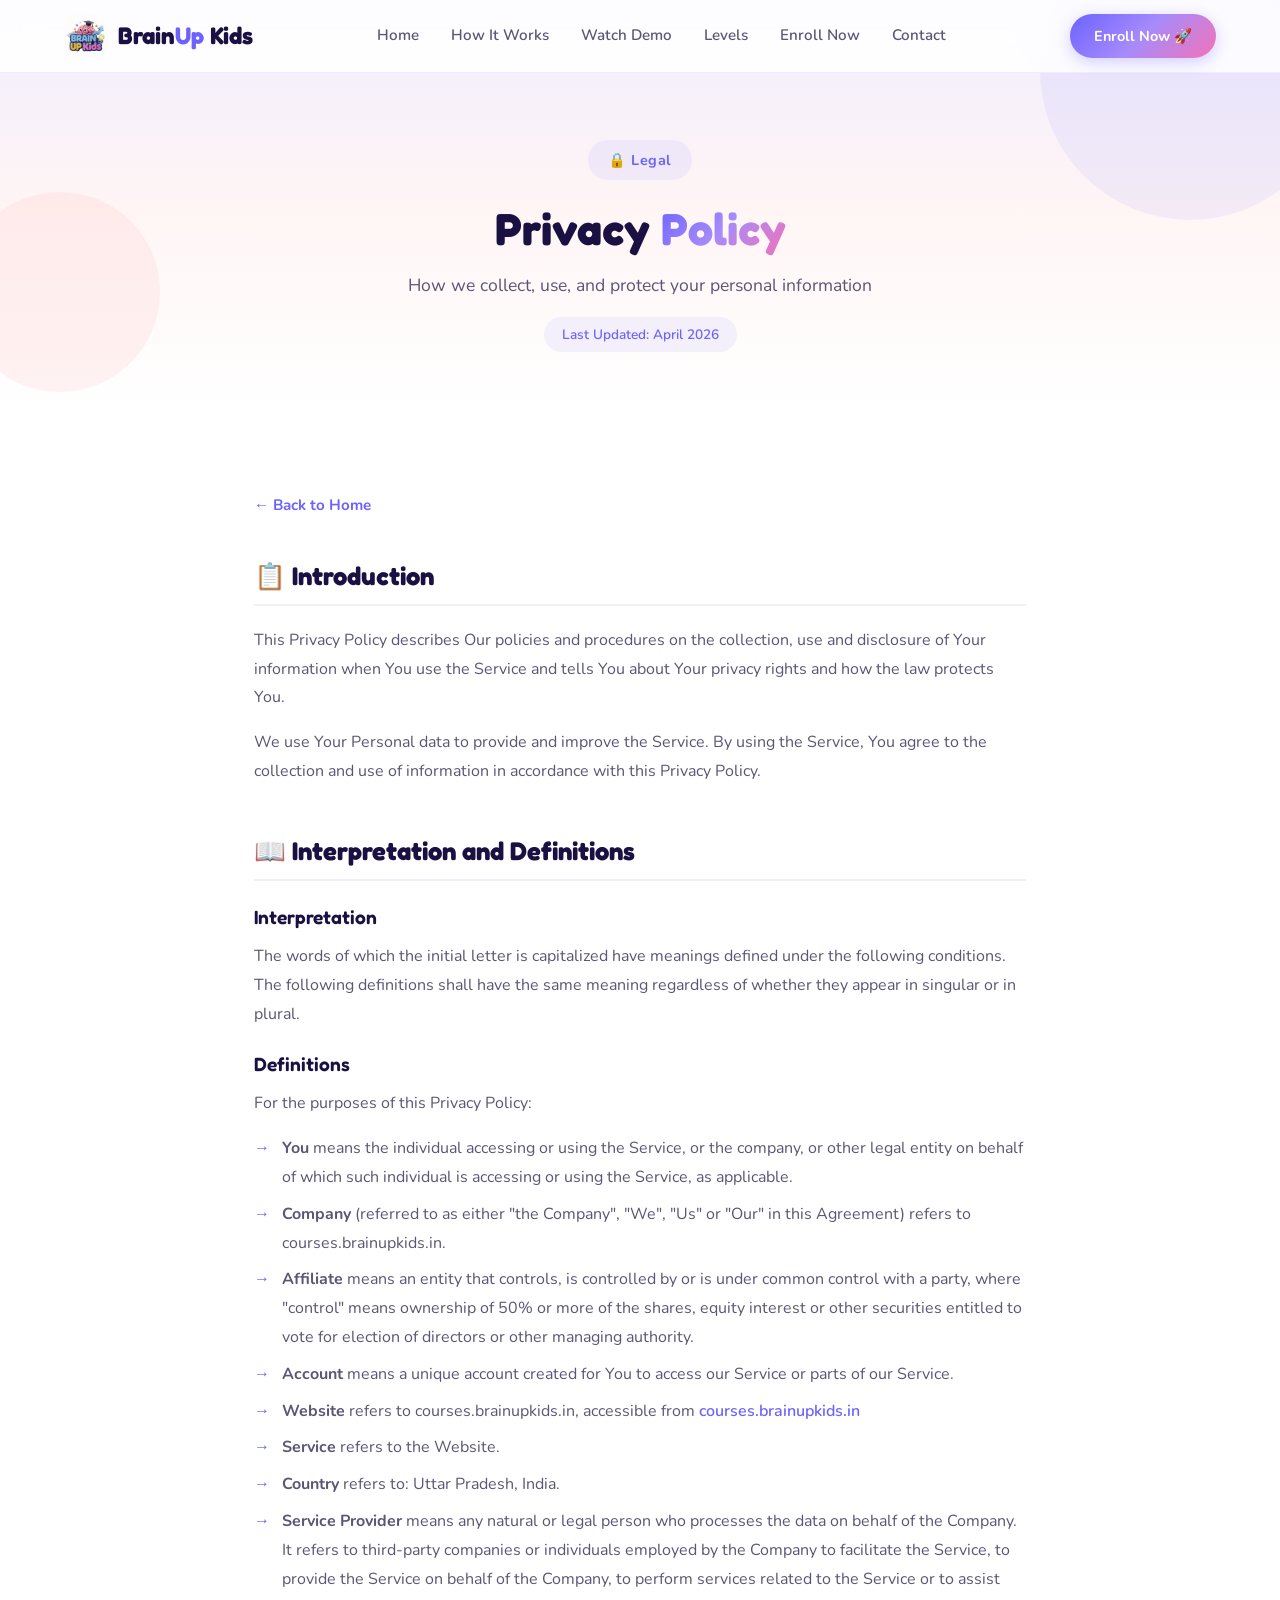
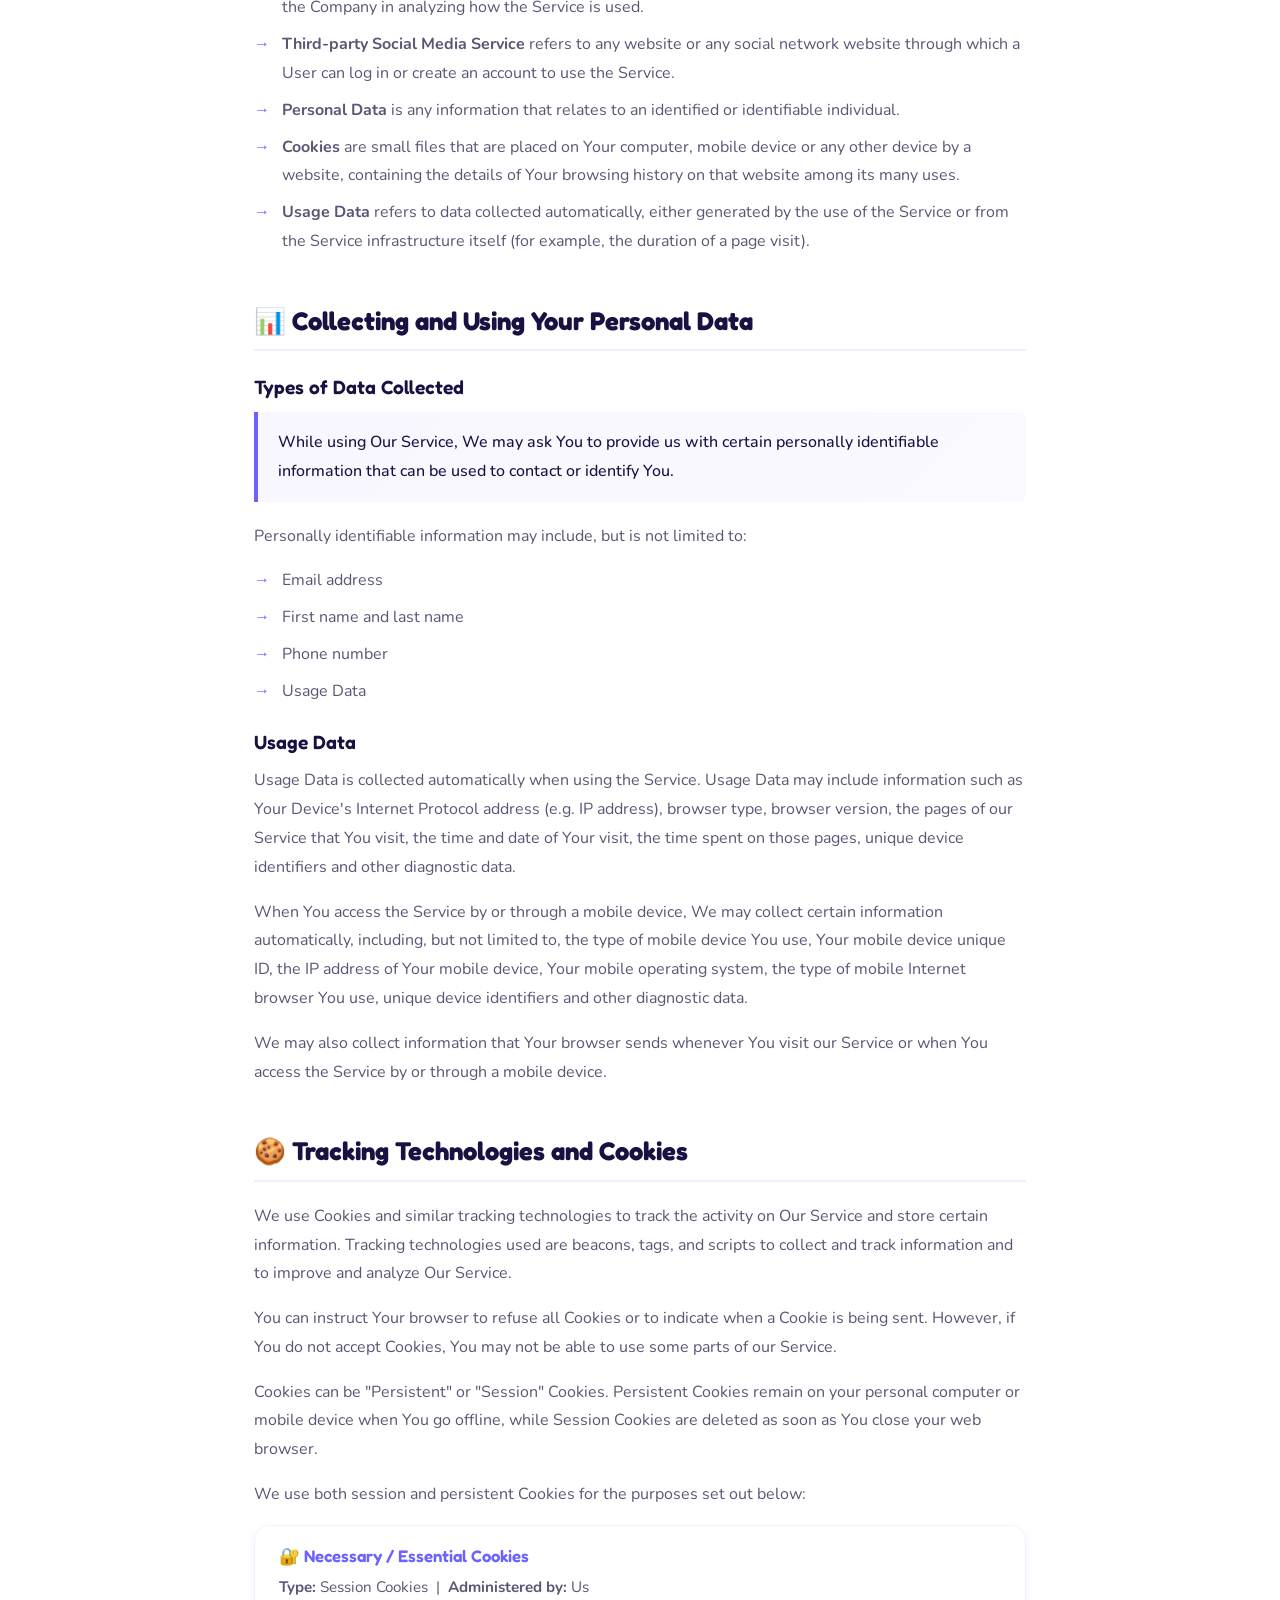
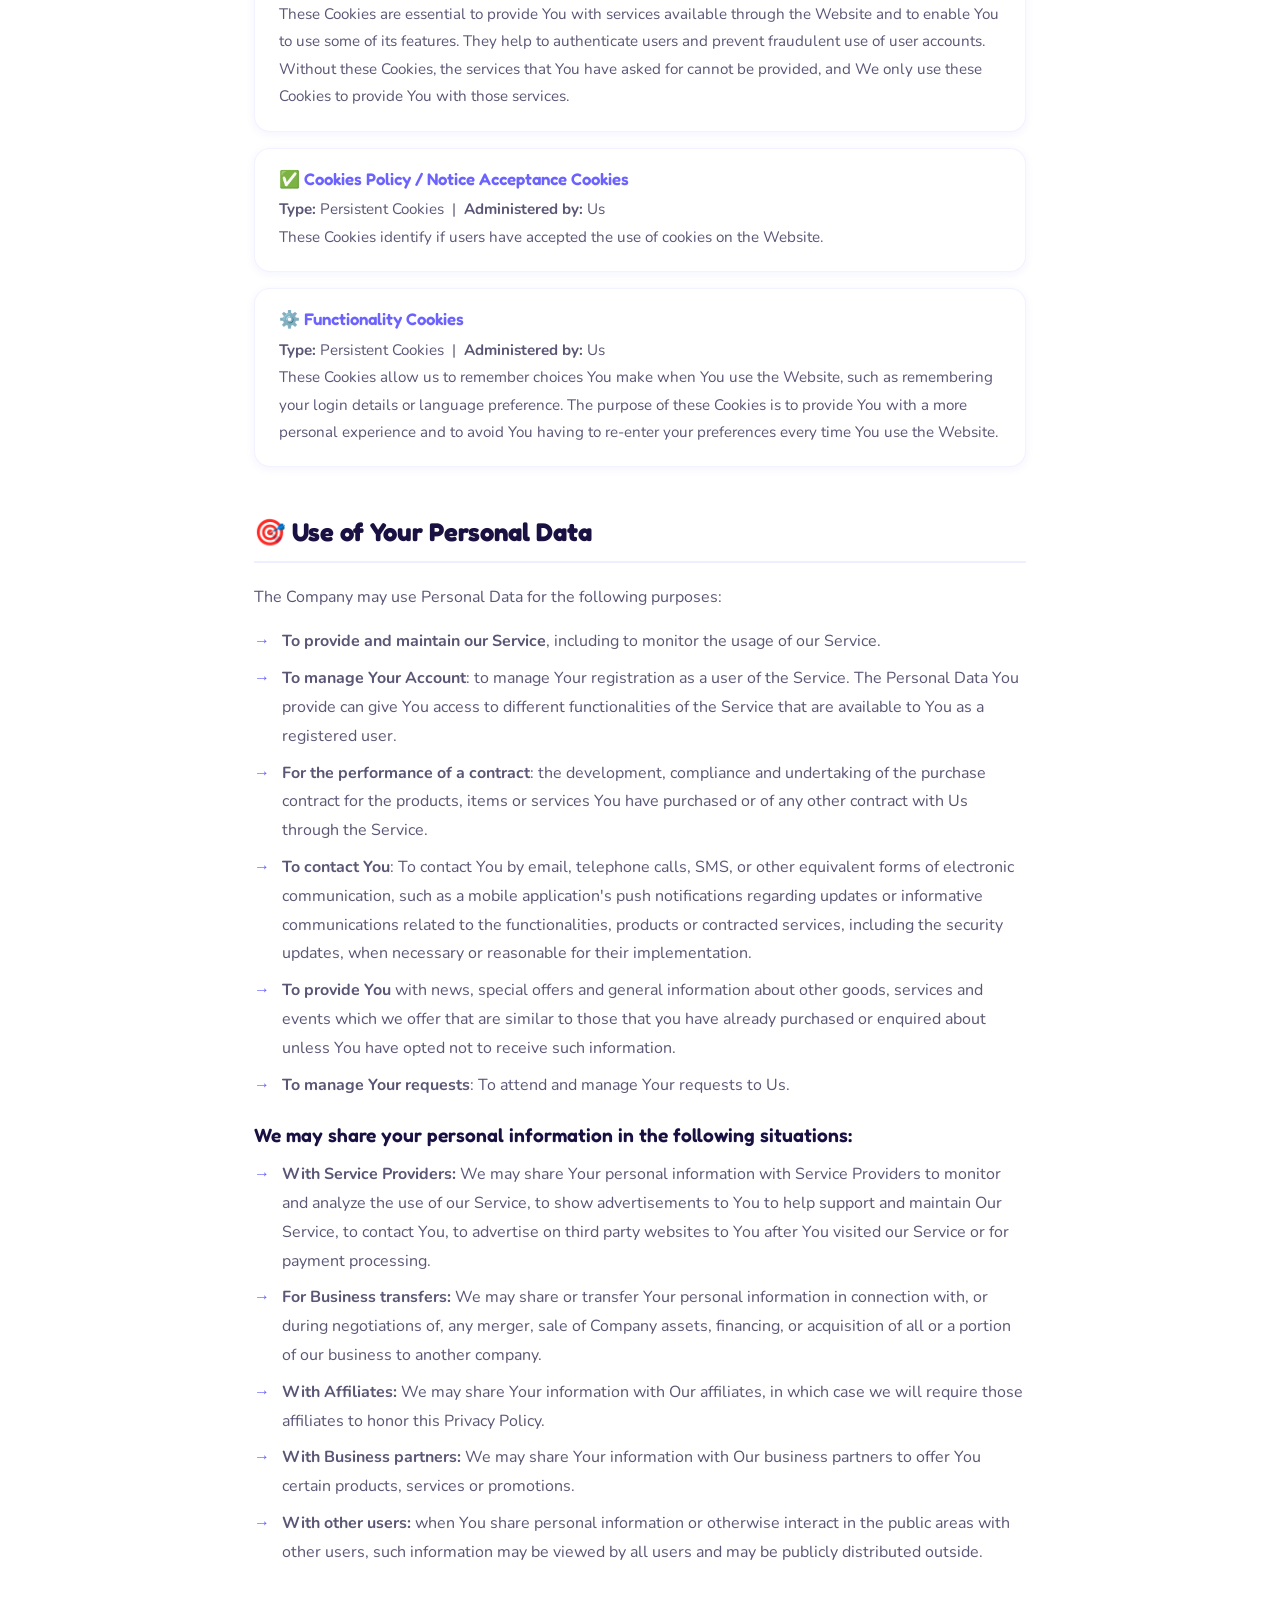
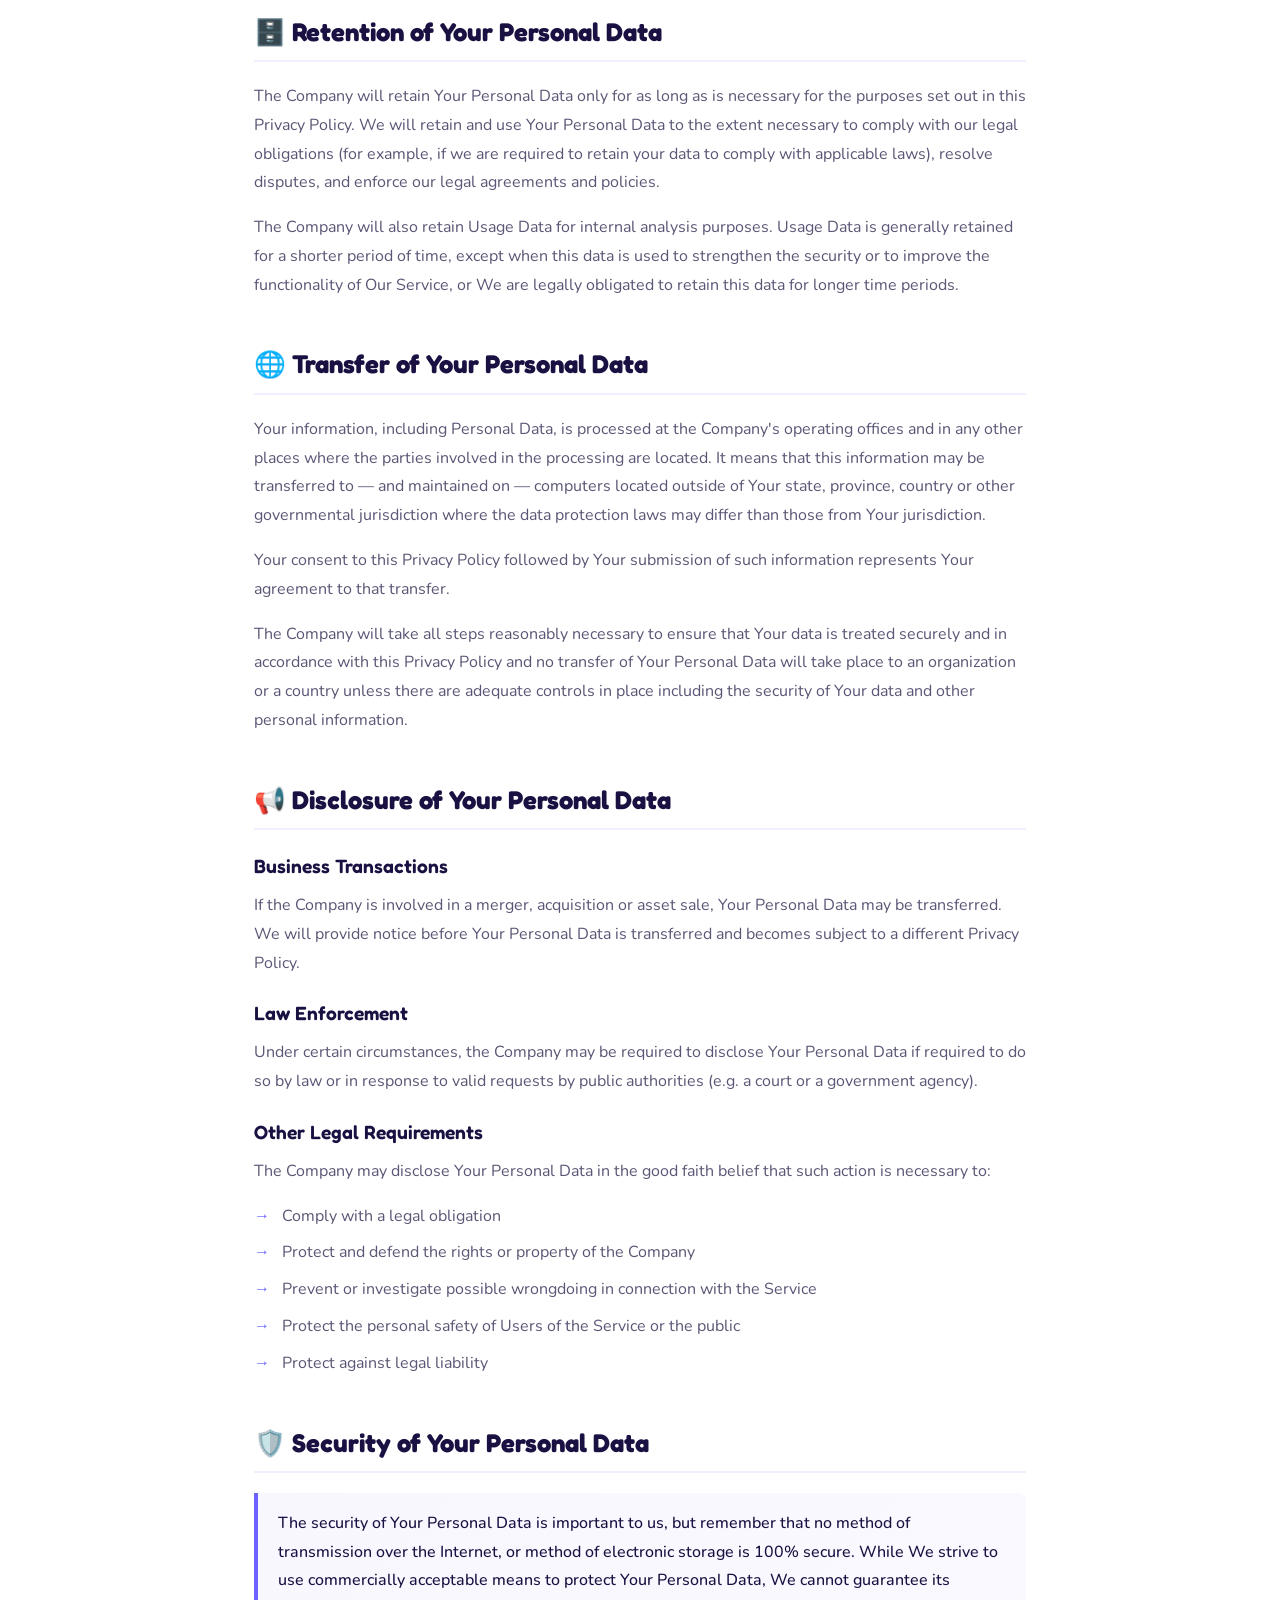
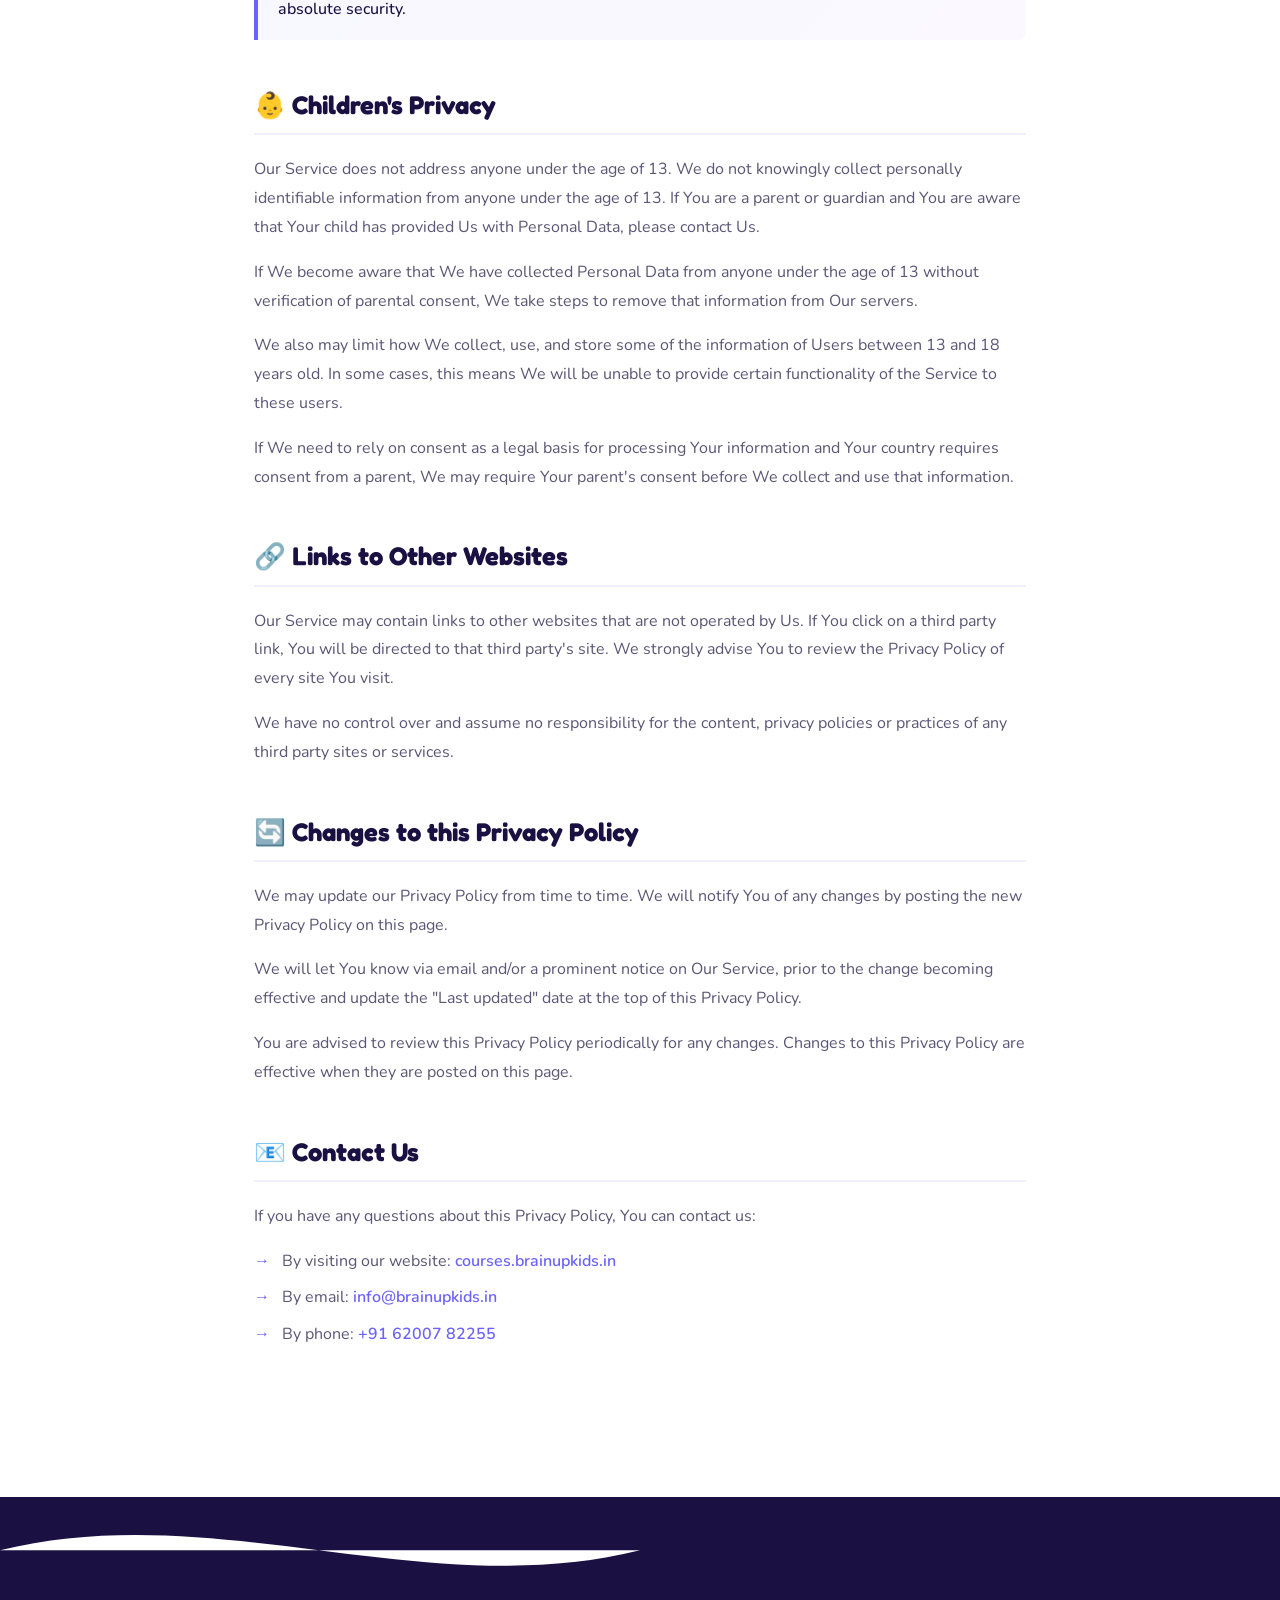
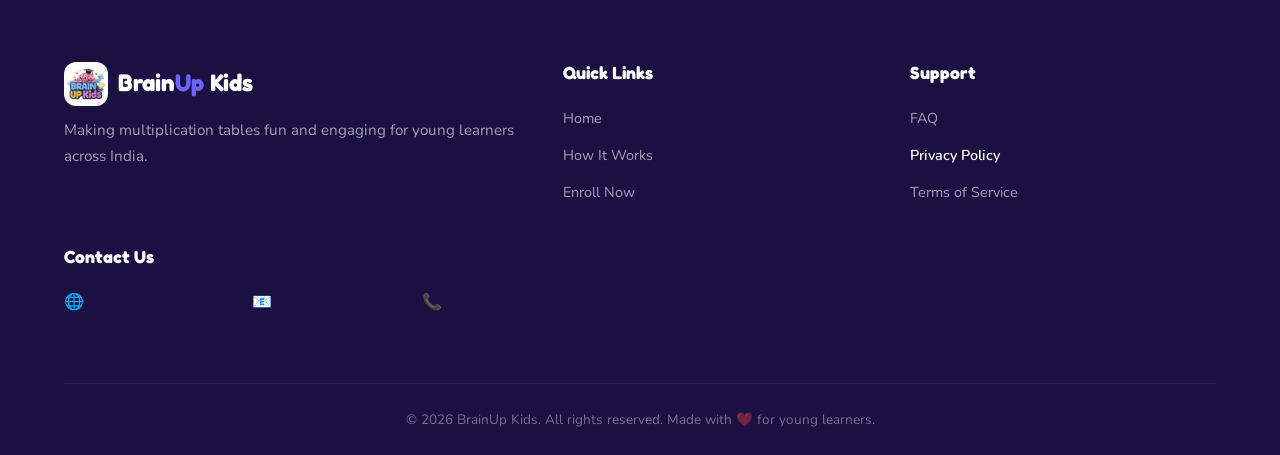
<file: privacy-policy.html>
<!DOCTYPE html>
<html lang="en">

<head>
    <meta charset="UTF-8">
    <meta name="viewport" content="width=device-width, initial-scale=1.0">
    <meta name="description" content="Privacy Policy for BrainUp Kids — Learn how we collect, use, and protect your personal data.">
    <meta name="robots" content="noindex">
    <title>Privacy Policy — BrainUp Kids</title>
    <link rel="preconnect" href="https://fonts.googleapis.com">
    <link rel="preconnect" href="https://fonts.gstatic.com" crossorigin>
    <link href="https://fonts.googleapis.com/css2?family=Fredoka:wght@300;400;500;600;700&family=Nunito:wght@400;500;600;700;800;900&display=swap" rel="stylesheet">
    <link rel="stylesheet" href="styles.css">
    <style>
        /* Privacy Policy Page Specific Styles */
        .policy-hero {
            background: linear-gradient(180deg, #F0EDFF 0%, #FFF5F5 50%, #FFFFFF 100%);
            padding: 140px 0 60px;
            text-align: center;
            position: relative;
            overflow: hidden;
        }

        .policy-hero .hero-bg-shapes .shape {
            position: absolute;
            border-radius: 50%;
            opacity: 0.08;
        }

        .policy-hero .shape-1 {
            width: 300px;
            height: 300px;
            background: var(--primary);
            top: -80px;
            right: -60px;
        }

        .policy-hero .shape-2 {
            width: 200px;
            height: 200px;
            background: var(--secondary);
            bottom: 20px;
            left: -40px;
        }

        .policy-hero-content {
            position: relative;
            z-index: 1;
        }

        .policy-hero .section-tag {
            margin-bottom: 20px;
        }

        .policy-hero h1 {
            font-size: 2.8rem;
            font-weight: 700;
            color: var(--text-primary);
            margin-bottom: 12px;
        }

        .policy-hero p {
            font-size: 1.1rem;
            color: var(--text-secondary);
        }

        .policy-last-updated {
            display: inline-block;
            margin-top: 16px;
            background: rgba(108, 99, 255, 0.08);
            color: var(--primary);
            padding: 6px 18px;
            border-radius: var(--radius-full);
            font-size: 0.85rem;
            font-weight: 600;
        }

        /* Policy Content */
        .policy-content {
            padding: 80px 0 100px;
            background: var(--bg-primary);
        }

        .policy-container {
            max-width: 820px;
            margin: 0 auto;
            padding: 0 24px;
        }

        .policy-section {
            margin-bottom: 48px;
        }

        .policy-section h2 {
            font-family: 'Fredoka', sans-serif;
            font-size: 1.6rem;
            font-weight: 700;
            color: var(--text-primary);
            margin-bottom: 20px;
            padding-bottom: 12px;
            border-bottom: 2px solid rgba(108, 99, 255, 0.1);
            display: flex;
            align-items: center;
            gap: 10px;
        }

        .policy-section h3 {
            font-family: 'Fredoka', sans-serif;
            font-size: 1.2rem;
            font-weight: 600;
            color: var(--text-primary);
            margin-bottom: 12px;
            margin-top: 24px;
        }

        .policy-section p {
            font-size: 1rem;
            color: var(--text-secondary);
            line-height: 1.8;
            margin-bottom: 16px;
        }

        .policy-section ul {
            list-style: none;
            padding: 0;
            margin-bottom: 16px;
        }

        .policy-section ul li {
            font-size: 1rem;
            color: var(--text-secondary);
            line-height: 1.8;
            padding-left: 28px;
            position: relative;
            margin-bottom: 8px;
        }

        .policy-section ul li::before {
            content: '→';
            position: absolute;
            left: 0;
            color: var(--primary);
            font-weight: 700;
        }

        .policy-highlight {
            background: linear-gradient(135deg, rgba(108, 99, 255, 0.05), rgba(167, 139, 250, 0.05));
            border-left: 4px solid var(--primary);
            padding: 16px 20px;
            border-radius: 0 var(--radius-sm) var(--radius-sm) 0;
            margin-bottom: 20px;
        }

        .policy-highlight p {
            margin-bottom: 0;
            font-weight: 500;
            color: var(--text-primary);
        }

        .policy-card {
            background: white;
            border: 1px solid rgba(108, 99, 255, 0.08);
            border-radius: var(--radius-md);
            padding: 20px 24px;
            margin-bottom: 16px;
            box-shadow: var(--shadow-sm);
        }

        .policy-card h4 {
            font-family: 'Fredoka', sans-serif;
            font-size: 1.05rem;
            font-weight: 600;
            color: var(--primary);
            margin-bottom: 6px;
        }

        .policy-card p {
            margin-bottom: 0;
            font-size: 0.95rem;
        }

        .policy-back-link {
            display: inline-flex;
            align-items: center;
            gap: 8px;
            color: var(--primary);
            font-weight: 700;
            font-size: 0.95rem;
            margin-bottom: 40px;
            transition: var(--transition-fast);
        }

        .policy-back-link:hover {
            gap: 12px;
            color: var(--primary-dark);
        }

        /* Responsive */
        @media (max-width: 768px) {
            .policy-hero {
                padding: 110px 0 40px;
            }

            .policy-hero h1 {
                font-size: 2rem;
            }

            .policy-content {
                padding: 50px 0 70px;
            }

            .policy-section h2 {
                font-size: 1.3rem;
            }
        }
    </style>
</head>

<body>
    <!-- Navigation -->
    <nav class="navbar" id="navbar">
        <div class="nav-container">
            <a href="index.html" class="nav-logo">
                <img src="images/brain-mascot.png" alt="BrainUp Kids Mascot" class="logo-img">
                <span class="logo-text">Brain<span class="logo-highlight">Up</span> Kids</span>
            </a>
            <ul class="nav-links" id="navLinks">
                <li><a href="index.html">Home</a></li>
                <li><a href="index.html#learning-system">How It Works</a></li>
                <li><a href="index.html#video-section">Watch Demo</a></li>
                <li><a href="index.html#levels">Levels</a></li>
                <li><a href="index.html#enroll">Enroll Now</a></li>
                <li><a href="index.html#contact">Contact</a></li>
            </ul>
            <a href="index.html#enroll" class="nav-cta">Enroll Now 🚀</a>
            <button class="hamburger" id="hamburger" aria-label="Toggle menu">
                <span></span><span></span><span></span>
            </button>
        </div>
    </nav>

    <!-- Hero -->
    <section class="policy-hero">
        <div class="hero-bg-shapes">
            <div class="shape shape-1"></div>
            <div class="shape shape-2"></div>
        </div>
        <div class="container policy-hero-content">
            <span class="section-tag">🔒 Legal</span>
            <h1>Privacy <span class="gradient-text">Policy</span></h1>
            <p>How we collect, use, and protect your personal information</p>
            <span class="policy-last-updated">Last Updated: April 2026</span>
        </div>
    </section>

    <!-- Policy Content -->
    <section class="policy-content">
        <div class="policy-container">
            <a href="index.html" class="policy-back-link">← Back to Home</a>

            <!-- Introduction -->
            <div class="policy-section">
                <h2>📋 Introduction</h2>
                <p>This Privacy Policy describes Our policies and procedures on the collection, use and disclosure of Your information when You use the Service and tells You about Your privacy rights and how the law protects You.</p>
                <p>We use Your Personal data to provide and improve the Service. By using the Service, You agree to the collection and use of information in accordance with this Privacy Policy.</p>
            </div>

            <!-- Interpretation and Definitions -->
            <div class="policy-section">
                <h2>📖 Interpretation and Definitions</h2>
                <h3>Interpretation</h3>
                <p>The words of which the initial letter is capitalized have meanings defined under the following conditions. The following definitions shall have the same meaning regardless of whether they appear in singular or in plural.</p>

                <h3>Definitions</h3>
                <p>For the purposes of this Privacy Policy:</p>
                <ul>
                    <li><strong>You</strong> means the individual accessing or using the Service, or the company, or other legal entity on behalf of which such individual is accessing or using the Service, as applicable.</li>
                    <li><strong>Company</strong> (referred to as either "the Company", "We", "Us" or "Our" in this Agreement) refers to courses.brainupkids.in.</li>
                    <li><strong>Affiliate</strong> means an entity that controls, is controlled by or is under common control with a party, where "control" means ownership of 50% or more of the shares, equity interest or other securities entitled to vote for election of directors or other managing authority.</li>
                    <li><strong>Account</strong> means a unique account created for You to access our Service or parts of our Service.</li>
                    <li><strong>Website</strong> refers to courses.brainupkids.in, accessible from <a href="https://courses.brainupkids.in/" style="color: var(--primary); font-weight: 600;">courses.brainupkids.in</a></li>
                    <li><strong>Service</strong> refers to the Website.</li>
                    <li><strong>Country</strong> refers to: Uttar Pradesh, India.</li>
                    <li><strong>Service Provider</strong> means any natural or legal person who processes the data on behalf of the Company. It refers to third-party companies or individuals employed by the Company to facilitate the Service, to provide the Service on behalf of the Company, to perform services related to the Service or to assist the Company in analyzing how the Service is used.</li>
                    <li><strong>Third-party Social Media Service</strong> refers to any website or any social network website through which a User can log in or create an account to use the Service.</li>
                    <li><strong>Personal Data</strong> is any information that relates to an identified or identifiable individual.</li>
                    <li><strong>Cookies</strong> are small files that are placed on Your computer, mobile device or any other device by a website, containing the details of Your browsing history on that website among its many uses.</li>
                    <li><strong>Usage Data</strong> refers to data collected automatically, either generated by the use of the Service or from the Service infrastructure itself (for example, the duration of a page visit).</li>
                </ul>
            </div>

            <!-- Collecting and Using Data -->
            <div class="policy-section">
                <h2>📊 Collecting and Using Your Personal Data</h2>

                <h3>Types of Data Collected</h3>

                <div class="policy-highlight">
                    <p>While using Our Service, We may ask You to provide us with certain personally identifiable information that can be used to contact or identify You.</p>
                </div>

                <p>Personally identifiable information may include, but is not limited to:</p>
                <ul>
                    <li>Email address</li>
                    <li>First name and last name</li>
                    <li>Phone number</li>
                    <li>Usage Data</li>
                </ul>

                <h3>Usage Data</h3>
                <p>Usage Data is collected automatically when using the Service. Usage Data may include information such as Your Device's Internet Protocol address (e.g. IP address), browser type, browser version, the pages of our Service that You visit, the time and date of Your visit, the time spent on those pages, unique device identifiers and other diagnostic data.</p>
                <p>When You access the Service by or through a mobile device, We may collect certain information automatically, including, but not limited to, the type of mobile device You use, Your mobile device unique ID, the IP address of Your mobile device, Your mobile operating system, the type of mobile Internet browser You use, unique device identifiers and other diagnostic data.</p>
                <p>We may also collect information that Your browser sends whenever You visit our Service or when You access the Service by or through a mobile device.</p>
            </div>

            <!-- Tracking Technologies -->
            <div class="policy-section">
                <h2>🍪 Tracking Technologies and Cookies</h2>
                <p>We use Cookies and similar tracking technologies to track the activity on Our Service and store certain information. Tracking technologies used are beacons, tags, and scripts to collect and track information and to improve and analyze Our Service.</p>
                <p>You can instruct Your browser to refuse all Cookies or to indicate when a Cookie is being sent. However, if You do not accept Cookies, You may not be able to use some parts of our Service.</p>
                <p>Cookies can be "Persistent" or "Session" Cookies. Persistent Cookies remain on your personal computer or mobile device when You go offline, while Session Cookies are deleted as soon as You close your web browser.</p>
                <p>We use both session and persistent Cookies for the purposes set out below:</p>

                <div class="policy-card">
                    <h4>🔐 Necessary / Essential Cookies</h4>
                    <p><strong>Type:</strong> Session Cookies &nbsp;|&nbsp; <strong>Administered by:</strong> Us</p>
                    <p>These Cookies are essential to provide You with services available through the Website and to enable You to use some of its features. They help to authenticate users and prevent fraudulent use of user accounts. Without these Cookies, the services that You have asked for cannot be provided, and We only use these Cookies to provide You with those services.</p>
                </div>

                <div class="policy-card">
                    <h4>✅ Cookies Policy / Notice Acceptance Cookies</h4>
                    <p><strong>Type:</strong> Persistent Cookies &nbsp;|&nbsp; <strong>Administered by:</strong> Us</p>
                    <p>These Cookies identify if users have accepted the use of cookies on the Website.</p>
                </div>

                <div class="policy-card">
                    <h4>⚙️ Functionality Cookies</h4>
                    <p><strong>Type:</strong> Persistent Cookies &nbsp;|&nbsp; <strong>Administered by:</strong> Us</p>
                    <p>These Cookies allow us to remember choices You make when You use the Website, such as remembering your login details or language preference. The purpose of these Cookies is to provide You with a more personal experience and to avoid You having to re-enter your preferences every time You use the Website.</p>
                </div>
            </div>

            <!-- Use of Personal Data -->
            <div class="policy-section">
                <h2>🎯 Use of Your Personal Data</h2>
                <p>The Company may use Personal Data for the following purposes:</p>
                <ul>
                    <li><strong>To provide and maintain our Service</strong>, including to monitor the usage of our Service.</li>
                    <li><strong>To manage Your Account</strong>: to manage Your registration as a user of the Service. The Personal Data You provide can give You access to different functionalities of the Service that are available to You as a registered user.</li>
                    <li><strong>For the performance of a contract</strong>: the development, compliance and undertaking of the purchase contract for the products, items or services You have purchased or of any other contract with Us through the Service.</li>
                    <li><strong>To contact You</strong>: To contact You by email, telephone calls, SMS, or other equivalent forms of electronic communication, such as a mobile application's push notifications regarding updates or informative communications related to the functionalities, products or contracted services, including the security updates, when necessary or reasonable for their implementation.</li>
                    <li><strong>To provide You</strong> with news, special offers and general information about other goods, services and events which we offer that are similar to those that you have already purchased or enquired about unless You have opted not to receive such information.</li>
                    <li><strong>To manage Your requests</strong>: To attend and manage Your requests to Us.</li>
                </ul>

                <h3>We may share your personal information in the following situations:</h3>
                <ul>
                    <li><strong>With Service Providers:</strong> We may share Your personal information with Service Providers to monitor and analyze the use of our Service, to show advertisements to You to help support and maintain Our Service, to contact You, to advertise on third party websites to You after You visited our Service or for payment processing.</li>
                    <li><strong>For Business transfers:</strong> We may share or transfer Your personal information in connection with, or during negotiations of, any merger, sale of Company assets, financing, or acquisition of all or a portion of our business to another company.</li>
                    <li><strong>With Affiliates:</strong> We may share Your information with Our affiliates, in which case we will require those affiliates to honor this Privacy Policy.</li>
                    <li><strong>With Business partners:</strong> We may share Your information with Our business partners to offer You certain products, services or promotions.</li>
                    <li><strong>With other users:</strong> when You share personal information or otherwise interact in the public areas with other users, such information may be viewed by all users and may be publicly distributed outside.</li>
                </ul>
            </div>

            <!-- Retention -->
            <div class="policy-section">
                <h2>🗄️ Retention of Your Personal Data</h2>
                <p>The Company will retain Your Personal Data only for as long as is necessary for the purposes set out in this Privacy Policy. We will retain and use Your Personal Data to the extent necessary to comply with our legal obligations (for example, if we are required to retain your data to comply with applicable laws), resolve disputes, and enforce our legal agreements and policies.</p>
                <p>The Company will also retain Usage Data for internal analysis purposes. Usage Data is generally retained for a shorter period of time, except when this data is used to strengthen the security or to improve the functionality of Our Service, or We are legally obligated to retain this data for longer time periods.</p>
            </div>

            <!-- Transfer -->
            <div class="policy-section">
                <h2>🌐 Transfer of Your Personal Data</h2>
                <p>Your information, including Personal Data, is processed at the Company's operating offices and in any other places where the parties involved in the processing are located. It means that this information may be transferred to — and maintained on — computers located outside of Your state, province, country or other governmental jurisdiction where the data protection laws may differ than those from Your jurisdiction.</p>
                <p>Your consent to this Privacy Policy followed by Your submission of such information represents Your agreement to that transfer.</p>
                <p>The Company will take all steps reasonably necessary to ensure that Your data is treated securely and in accordance with this Privacy Policy and no transfer of Your Personal Data will take place to an organization or a country unless there are adequate controls in place including the security of Your data and other personal information.</p>
            </div>

            <!-- Disclosure -->
            <div class="policy-section">
                <h2>📢 Disclosure of Your Personal Data</h2>

                <h3>Business Transactions</h3>
                <p>If the Company is involved in a merger, acquisition or asset sale, Your Personal Data may be transferred. We will provide notice before Your Personal Data is transferred and becomes subject to a different Privacy Policy.</p>

                <h3>Law Enforcement</h3>
                <p>Under certain circumstances, the Company may be required to disclose Your Personal Data if required to do so by law or in response to valid requests by public authorities (e.g. a court or a government agency).</p>

                <h3>Other Legal Requirements</h3>
                <p>The Company may disclose Your Personal Data in the good faith belief that such action is necessary to:</p>
                <ul>
                    <li>Comply with a legal obligation</li>
                    <li>Protect and defend the rights or property of the Company</li>
                    <li>Prevent or investigate possible wrongdoing in connection with the Service</li>
                    <li>Protect the personal safety of Users of the Service or the public</li>
                    <li>Protect against legal liability</li>
                </ul>
            </div>

            <!-- Security -->
            <div class="policy-section">
                <h2>🛡️ Security of Your Personal Data</h2>
                <div class="policy-highlight">
                    <p>The security of Your Personal Data is important to us, but remember that no method of transmission over the Internet, or method of electronic storage is 100% secure. While We strive to use commercially acceptable means to protect Your Personal Data, We cannot guarantee its absolute security.</p>
                </div>
            </div>

            <!-- Children's Privacy -->
            <div class="policy-section">
                <h2>👶 Children's Privacy</h2>
                <p>Our Service does not address anyone under the age of 13. We do not knowingly collect personally identifiable information from anyone under the age of 13. If You are a parent or guardian and You are aware that Your child has provided Us with Personal Data, please contact Us.</p>
                <p>If We become aware that We have collected Personal Data from anyone under the age of 13 without verification of parental consent, We take steps to remove that information from Our servers.</p>
                <p>We also may limit how We collect, use, and store some of the information of Users between 13 and 18 years old. In some cases, this means We will be unable to provide certain functionality of the Service to these users.</p>
                <p>If We need to rely on consent as a legal basis for processing Your information and Your country requires consent from a parent, We may require Your parent's consent before We collect and use that information.</p>
            </div>

            <!-- Links to Other Websites -->
            <div class="policy-section">
                <h2>🔗 Links to Other Websites</h2>
                <p>Our Service may contain links to other websites that are not operated by Us. If You click on a third party link, You will be directed to that third party's site. We strongly advise You to review the Privacy Policy of every site You visit.</p>
                <p>We have no control over and assume no responsibility for the content, privacy policies or practices of any third party sites or services.</p>
            </div>

            <!-- Changes -->
            <div class="policy-section">
                <h2>🔄 Changes to this Privacy Policy</h2>
                <p>We may update our Privacy Policy from time to time. We will notify You of any changes by posting the new Privacy Policy on this page.</p>
                <p>We will let You know via email and/or a prominent notice on Our Service, prior to the change becoming effective and update the "Last updated" date at the top of this Privacy Policy.</p>
                <p>You are advised to review this Privacy Policy periodically for any changes. Changes to this Privacy Policy are effective when they are posted on this page.</p>
            </div>

            <!-- Contact -->
            <div class="policy-section">
                <h2>📧 Contact Us</h2>
                <p>If you have any questions about this Privacy Policy, You can contact us:</p>
                <ul>
                    <li>By visiting our website: <a href="https://courses.brainupkids.in/" style="color: var(--primary); font-weight: 600;">courses.brainupkids.in</a></li>
                    <li>By email: <a href="mailto:info@brainupkids.in" style="color: var(--primary); font-weight: 600;">info@brainupkids.in</a></li>
                    <li>By phone: <a href="tel:+916200782255" style="color: var(--primary); font-weight: 600;">+91 62007 82255</a></li>
                </ul>
            </div>

        </div>
    </section>

    <!-- Footer -->
    <footer class="footer" id="contact">
        <div class="footer-wave">
            <svg viewBox="0 0 1440 120" fill="none" xmlns="http://www.w3.org/2000/svg">
                <path d="M0 60C240 0 480 120 720 60C960 0f 1200 120 1440 60V0H0V60Z" fill="var(--bg-primary)" />
            </svg>
        </div>
        <div class="container">
            <div class="footer-grid">
                <div class="footer-brand">
                    <div class="footer-logo">
                        <img src="images/brain-mascot.png" alt="BrainUp Kids" class="footer-logo-img">
                        <span class="logo-text">Brain<span class="logo-highlight">Up</span> Kids</span>
                    </div>
                    <p>Making multiplication tables fun and engaging for young learners across India.</p>
                </div>
                <div class="footer-links-group">
                    <h4>Quick Links</h4>
                    <ul>
                        <li><a href="index.html">Home</a></li>
                        <li><a href="index.html#learning-system">How It Works</a></li>
                        <li><a href="index.html#enroll">Enroll Now</a></li>
                    </ul>
                </div>
                <div class="footer-links-group">
                    <h4>Support</h4>
                    <ul>
                        <li><a href="index.html#faq">FAQ</a></li>
                        <li><a href="privacy-policy.html" style="color: white; font-weight: 600;">Privacy Policy</a></li>
                        <li><a href="#">Terms of Service</a></li>
                    </ul>
                </div>
                <div class="footer-contact">
                    <h4>Contact Us</h4>
                    <div class="contact-items">
                        <a href="https://courses.brainupkids.in/" class="contact-item">🌐 courses.brainupkids.in</a>
                        <a href="mailto:info@brainupkids.in" class="contact-item">📧 info@brainupkids.in</a>
                        <a href="tel:+916200782255" class="contact-item">📞 +91 62007 82255</a>
                    </div>
                </div>
            </div>
            <div class="footer-bottom">
                <p>© 2026 BrainUp Kids. All rights reserved. Made with ❤️ for young learners.</p>
            </div>
        </div>
    </footer>

    <!-- Back to Top -->
    <button class="back-to-top" id="backToTop" aria-label="Back to top">
        <svg width="24" height="24" viewBox="0 0 24 24" fill="none" stroke="currentColor" stroke-width="2">
            <path d="M12 19V5M5 12l7-7 7 7" />
        </svg>
    </button>

    <script>
        // Navbar scroll effect
        const navbar = document.getElementById('navbar');
        const backToTop = document.getElementById('backToTop');

        window.addEventListener('scroll', () => {
            if (window.scrollY > 50) {
                navbar.classList.add('scrolled');
            } else {
                navbar.classList.remove('scrolled');
            }
            if (window.scrollY > 500) {
                backToTop.classList.add('visible');
            } else {
                backToTop.classList.remove('visible');
            }
        });

        backToTop.addEventListener('click', () => {
            window.scrollTo({ top: 0, behavior: 'smooth' });
        });

        // Mobile menu
        const hamburger = document.getElementById('hamburger');
        const navLinks = document.getElementById('navLinks');

        hamburger.addEventListener('click', () => {
            hamburger.classList.toggle('active');
            navLinks.classList.toggle('open');
            document.body.style.overflow = navLinks.classList.contains('open') ? 'hidden' : '';
        });

        navLinks.querySelectorAll('a').forEach(link => {
            link.addEventListener('click', () => {
                hamburger.classList.remove('active');
                navLinks.classList.remove('open');
                document.body.style.overflow = '';
            });
        });

        // Mark navbar as scrolled on load (since we're already past hero)
        navbar.classList.add('scrolled');
    </script>
</body>

</html>
</file>
<file: styles.css>
/* ============================================
   BrainUp Kids — Premium Landing Page Styles
   ============================================ */

/* === CSS Custom Properties === */
:root {
    /* Core Colors */
    --primary: #6C63FF;
    --primary-light: #8B83FF;
    --primary-dark: #4F46E5;
    --secondary: #FF6B6B;
    --secondary-light: #FF8E8E;
    --accent-yellow: #FFD93D;
    --accent-green: #4ECDC4;
    --accent-purple: #A78BFA;
    --accent-orange: #FF9F43;
    --accent-pink: #F472B6;

    /* Backgrounds */
    --bg-primary: #FFFFFF;
    --bg-secondary: #F8F7FF;
    --bg-dark: #1A1142;
    --bg-gradient: linear-gradient(135deg, #6C63FF 0%, #A78BFA 50%, #F472B6 100%);
    --bg-gradient-warm: linear-gradient(135deg, #FF6B6B 0%, #FF9F43 100%);
    --bg-gradient-cool: linear-gradient(135deg, #4ECDC4 0%, #6C63FF 100%);

    /* Text */
    --text-primary: #1A1142;
    --text-secondary: #5B5675;
    --text-light: #8E89A8;
    --text-white: #FFFFFF;

    /* Shadows */
    --shadow-sm: 0 2px 8px rgba(108, 99, 255, 0.08);
    --shadow-md: 0 4px 20px rgba(108, 99, 255, 0.12);
    --shadow-lg: 0 8px 40px rgba(108, 99, 255, 0.16);
    --shadow-xl: 0 16px 60px rgba(108, 99, 255, 0.2);
    --shadow-glow: 0 0 40px rgba(108, 99, 255, 0.3);

    /* Borders */
    --radius-sm: 8px;
    --radius-md: 16px;
    --radius-lg: 24px;
    --radius-xl: 32px;
    --radius-full: 9999px;

    /* Transitions */
    --transition-fast: 0.2s cubic-bezier(0.4, 0, 0.2, 1);
    --transition-medium: 0.3s cubic-bezier(0.4, 0, 0.2, 1);
    --transition-slow: 0.5s cubic-bezier(0.4, 0, 0.2, 1);
    --transition-bounce: 0.6s cubic-bezier(0.68, -0.55, 0.265, 1.55);

    /* Spacing */
    --section-padding: 100px 0;
    --container-max: 1200px;
}

/* === Reset & Base === */
*,
*::before,
*::after {
    margin: 0;
    padding: 0;
    box-sizing: border-box;
}

html {
    scroll-behavior: smooth;
    scroll-padding-top: 80px;
}

body {
    font-family: 'Nunito', sans-serif;
    color: var(--text-primary);
    background: var(--bg-primary);
    line-height: 1.7;
    overflow-x: hidden;
    -webkit-font-smoothing: antialiased;
}

h1,
h2,
h3,
h4,
h5,
h6 {
    font-family: 'Fredoka', sans-serif;
    line-height: 1.3;
}

a {
    text-decoration: none;
    color: inherit;
}

img {
    max-width: 100%;
    height: auto;
    display: block;
}

ul {
    list-style: none;
}

.container {
    max-width: var(--container-max);
    margin: 0 auto;
    padding: 0 clamp(16px, 4vw, 24px);
}

/* === Particles Background === */
.particles {
    position: fixed;
    top: 0;
    left: 0;
    width: 100%;
    height: 100%;
    pointer-events: none;
    z-index: 0;
    overflow: hidden;
}

.particle {
    position: absolute;
    border-radius: 50%;
    opacity: 0.15;
    animation: float-particle linear infinite;
}

@keyframes float-particle {
    0% {
        transform: translateY(100vh) rotate(0deg);
        opacity: 0;
    }

    10% {
        opacity: 0.15;
    }

    90% {
        opacity: 0.15;
    }

    100% {
        transform: translateY(-100px) rotate(720deg);
        opacity: 0;
    }
}

/* === Navbar === */
.navbar {
    position: fixed;
    top: 0;
    left: 0;
    right: 0;
    z-index: 1000;
    background: rgba(255, 255, 255, 0.85);
    backdrop-filter: blur(20px);
    -webkit-backdrop-filter: blur(20px);
    border-bottom: 1px solid rgba(108, 99, 255, 0.1);
    transition: var(--transition-medium);
}

.navbar.scrolled {
    background: rgba(255, 255, 255, 0.95);
    box-shadow: var(--shadow-md);
}

.nav-container {
    max-width: var(--container-max);
    margin: 0 auto;
    padding: 0 24px;
    display: flex;
    align-items: center;
    justify-content: space-between;
    height: 72px;
}

.nav-logo {
    display: flex;
    align-items: center;
    gap: 10px;
    z-index: 1001;
}

.logo-img {
    width: 44px;
    height: 44px;
    border-radius: 12px;
    object-fit: cover;
}

.logo-text {
    font-family: 'Fredoka', sans-serif;
    font-size: 1.5rem;
    font-weight: 700;
    color: var(--text-primary);
}

.logo-highlight {
    color: var(--primary);
}

.nav-links {
    display: flex;
    align-items: center;
    gap: 32px;
}

.nav-links a {
    font-size: 0.95rem;
    font-weight: 600;
    color: var(--text-secondary);
    transition: var(--transition-fast);
    position: relative;
}

.nav-links a::after {
    content: '';
    position: absolute;
    bottom: -4px;
    left: 0;
    width: 0;
    height: 2px;
    background: var(--bg-gradient);
    border-radius: 2px;
    transition: var(--transition-medium);
}

.nav-links a:hover {
    color: var(--primary);
}

.nav-links a:hover::after {
    width: 100%;
}

.nav-cta {
    background: var(--bg-gradient);
    color: white;
    padding: 10px 24px;
    border-radius: var(--radius-full);
    font-weight: 700;
    font-size: 0.9rem;
    transition: var(--transition-medium);
    box-shadow: 0 4px 15px rgba(108, 99, 255, 0.3);
}

.nav-cta:hover {
    transform: translateY(-2px);
    box-shadow: 0 6px 25px rgba(108, 99, 255, 0.4);
}

.hamburger {
    display: none;
    flex-direction: column;
    gap: 5px;
    background: none;
    border: none;
    cursor: pointer;
    padding: 8px;
    z-index: 1001;
}

.hamburger span {
    width: 24px;
    height: 2.5px;
    background: var(--text-primary);
    border-radius: 4px;
    transition: var(--transition-medium);
}

.hamburger.active span:nth-child(1) {
    transform: rotate(45deg) translate(5px, 5px);
}

.hamburger.active span:nth-child(2) {
    opacity: 0;
}

.hamburger.active span:nth-child(3) {
    transform: rotate(-45deg) translate(5px, -5px);
}

/* === Buttons === */
.btn {
    display: inline-flex;
    align-items: center;
    gap: 8px;
    padding: 14px 32px;
    border-radius: var(--radius-full);
    font-family: 'Fredoka', sans-serif;
    font-weight: 600;
    font-size: 1rem;
    cursor: pointer;
    transition: var(--transition-medium);
    border: none;
    text-align: center;
    justify-content: center;
}

.btn-primary {
    background: var(--bg-gradient);
    color: white;
    box-shadow: 0 4px 20px rgba(108, 99, 255, 0.3);
}

.btn-primary:hover {
    transform: translateY(-3px);
    box-shadow: 0 8px 30px rgba(108, 99, 255, 0.4);
}

.btn-glow {
    animation: glow-pulse 2s ease-in-out infinite;
}

@keyframes glow-pulse {

    0%,
    100% {
        box-shadow: 0 4px 20px rgba(108, 99, 255, 0.3);
    }

    50% {
        box-shadow: 0 4px 40px rgba(108, 99, 255, 0.5), 0 0 60px rgba(108, 99, 255, 0.2);
    }
}

.btn-secondary {
    background: rgba(108, 99, 255, 0.08);
    color: var(--primary);
    border: 2px solid rgba(108, 99, 255, 0.2);
}

.btn-secondary:hover {
    background: rgba(108, 99, 255, 0.15);
    transform: translateY(-2px);
}

.btn-large {
    padding: 18px 48px;
    font-size: 1.15rem;
}

.play-icon {
    width: 36px;
    height: 36px;
    display: flex;
    align-items: center;
    justify-content: center;
    background: var(--primary);
    color: white;
    border-radius: 50%;
    font-size: 0.8rem;
}

/* === Section Headers === */
.section-header {
    text-align: center;
    margin-bottom: 64px;
}

.section-tag {
    display: inline-block;
    background: rgba(108, 99, 255, 0.08);
    color: var(--primary);
    padding: 8px 20px;
    border-radius: var(--radius-full);
    font-weight: 700;
    font-size: 0.9rem;
    margin-bottom: 16px;
    letter-spacing: 0.5px;
}

.section-title {
    font-size: 2.8rem;
    font-weight: 700;
    color: var(--text-primary);
    margin-bottom: 16px;
}

.gradient-text {
    background: var(--bg-gradient);
    -webkit-background-clip: text;
    -webkit-text-fill-color: transparent;
    background-clip: text;
}

.section-desc {
    font-size: 1.15rem;
    color: var(--text-secondary);
    max-width: 600px;
    margin: 0 auto;
}

/* === Hero Section === */
.hero {
    position: relative;
    min-height: 100vh;
    display: flex;
    align-items: center;
    padding: 120px 0 80px;
    background: linear-gradient(180deg, #F0EDFF 0%, #FFF5F5 50%, #F0EDFF 100%);
    overflow: hidden;
}

.hero-bg-shapes .shape {
    position: absolute;
    border-radius: 50%;
    opacity: 0.1;
}

.shape-1 {
    width: 400px;
    height: 400px;
    background: var(--primary);
    top: -100px;
    right: -100px;
    animation: shape-float 8s ease-in-out infinite;
}

.shape-2 {
    width: 300px;
    height: 300px;
    background: var(--secondary);
    bottom: 100px;
    left: -80px;
    animation: shape-float 10s ease-in-out infinite reverse;
}

.shape-3 {
    width: 200px;
    height: 200px;
    background: var(--accent-yellow);
    top: 40%;
    right: 30%;
    animation: shape-float 12s ease-in-out infinite;
}

.shape-4 {
    width: 150px;
    height: 150px;
    background: var(--accent-green);
    bottom: 20%;
    right: 10%;
    animation: shape-float 9s ease-in-out infinite reverse;
}

.shape-5 {
    width: 100px;
    height: 100px;
    background: var(--accent-purple);
    top: 20%;
    left: 20%;
    animation: shape-float 7s ease-in-out infinite;
}

@keyframes shape-float {

    0%,
    100% {
        transform: translate(0, 0) scale(1);
    }

    33% {
        transform: translate(30px, -20px) scale(1.05);
    }

    66% {
        transform: translate(-15px, 15px) scale(0.95);
    }
}

.hero-container {
    max-width: var(--container-max);
    margin: 0 auto;
    padding: 0 clamp(14px, 4vw, 24px);
    display: grid;
    grid-template-columns: 1fr 1fr;
    gap: 60px;
    align-items: center;
    position: relative;
    z-index: 1;
}

.hero-content {
    animation: fadeInUp 0.8s ease-out;
}

@keyframes fadeInUp {
    from {
        opacity: 0;
        transform: translateY(30px);
    }

    to {
        opacity: 1;
        transform: translateY(0);
    }
}

.hero-badge {
    display: inline-block;
    background: var(--bg-gradient-warm);
    color: white;
    padding: 8px 20px;
    border-radius: var(--radius-full);
    font-weight: 700;
    font-size: 0.9rem;
    margin-bottom: 20px;
    animation: badge-bounce 2s ease-in-out infinite;
}

@keyframes badge-bounce {

    0%,
    100% {
        transform: translateY(0);
    }

    50% {
        transform: translateY(-5px);
    }
}

.hero-title {
    font-size: 2.8rem;
    font-weight: 700;
    line-height: 1.15;
    margin-bottom: 14px;
    color: var(--text-primary);
}

.hero-subtitle {
    font-size: 1.15rem;
    color: var(--text-secondary);
    margin-bottom: 22px;
}

.hero-features {
    display: flex;
    flex-direction: column;
    gap: 10px;
    margin-bottom: 24px;
}

.hero-feature {
    display: flex;
    align-items: center;
    gap: 10px;
    font-size: 0.95rem;
    font-weight: 600;
    color: var(--text-primary);
}

.feature-icon {
    width: 40px;
    height: 40px;
    display: flex;
    align-items: center;
    justify-content: center;
    background: rgba(108, 99, 255, 0.08);
    border-radius: 10px;
    font-size: 1.2rem;
}

.hero-cta-group {
    display: flex;
    gap: 16px;
    margin-bottom: 20px;
    flex-wrap: wrap;
}

.hero-trust {
    display: flex;
    align-items: center;
    gap: 12px;
    font-size: 0.95rem;
    color: var(--text-secondary);
    position: relative;
    z-index: 3;
    padding-bottom: 10px;
}

.trust-stars {
    font-size: 1.1rem;
    letter-spacing: 2px;
}

/* Hero Banner */
.hero-banner {
    position: relative;
    animation: fadeInUp 0.8s ease-out 0.2s backwards;
}

.banner-wrapper {
    position: relative;
    border-radius: var(--radius-xl);
    overflow: hidden;
    box-shadow: var(--shadow-xl);
    transition: var(--transition-medium);
}

.banner-wrapper:hover {
    transform: scale(1.02) rotate(-1deg);
    box-shadow: 0 20px 80px rgba(108, 99, 255, 0.25);
}

.banner-image {
    width: 100%;
    height: auto;
    display: block;
    border-radius: var(--radius-xl);
}

.banner-price-tag {
    position: absolute;
    bottom: 20px;
    right: 20px;
    background: var(--bg-gradient-warm);
    color: white;
    padding: 12px 20px;
    border-radius: var(--radius-lg);
    text-align: center;
    box-shadow: 0 8px 24px rgba(255, 107, 107, 0.4);
    animation: price-bounce 3s ease-in-out infinite;
}

@keyframes price-bounce {

    0%,
    100% {
        transform: translateY(0) scale(1);
    }

    50% {
        transform: translateY(-8px) scale(1.05);
    }
}

.price-amount {
    display: block;
    font-family: 'Fredoka', sans-serif;
    font-size: 1.8rem;
    font-weight: 700;
    line-height: 1;
}

.price-period {
    font-size: 0.75rem;
    font-weight: 600;
    opacity: 0.9;
}

/* Floating elements */
.floating-elements {
    position: absolute;
    top: 0;
    left: 0;
    right: 0;
    bottom: 0;
    pointer-events: none;
}

.float-item {
    position: absolute;
    font-weight: 700;
    padding: 8px 14px;
    border-radius: var(--radius-md);
    background: white;
    box-shadow: var(--shadow-md);
    font-size: 0.85rem;
    color: var(--primary);
}

.float-1 {
    top: 10%;
    left: -10%;
    animation: float-math 4s ease-in-out infinite;
}

.float-2 {
    top: 20%;
    right: -5%;
    animation: float-math 5s ease-in-out infinite 1s;
}

.float-3 {
    bottom: 30%;
    left: -5%;
    animation: float-math 3.5s ease-in-out infinite 0.5s;
    font-size: 1.5rem;
    background: transparent;
    box-shadow: none;
}

.float-4 {
    bottom: 15%;
    right: -8%;
    animation: float-math 4.5s ease-in-out infinite 1.5s;
    font-size: 1.5rem;
    background: transparent;
    box-shadow: none;
}

.float-5 {
    top: 5%;
    right: 30%;
    animation: float-math 3s ease-in-out infinite 0.8s;
    font-size: 1.5rem;
    background: transparent;
    box-shadow: none;
}

@keyframes float-math {

    0%,
    100% {
        transform: translateY(0) rotate(0deg);
    }

    25% {
        transform: translateY(-15px) rotate(5deg);
    }

    75% {
        transform: translateY(10px) rotate(-3deg);
    }
}

.hero-wave {
    position: absolute;
    bottom: -2px;
    left: 0;
    right: 0;
    z-index: 2;
    pointer-events: none;
}

.hero-wave svg {
    width: 100%;
    height: auto;
    display: block;
}

/* === Stats Bar === */
.stats-bar {
    position: relative;
    z-index: 3;
    padding: 50px 0;
    background: var(--bg-primary);
}

.stats-grid {
    display: grid;
    grid-template-columns: repeat(4, 1fr);
    gap: 30px;
}

.stat-item {
    text-align: center;
    padding: 30px 20px;
    background: white;
    border-radius: var(--radius-lg);
    box-shadow: var(--shadow-sm);
    transition: var(--transition-medium);
    border: 1px solid rgba(108, 99, 255, 0.06);
}

.stat-item:hover {
    transform: translateY(-5px);
    box-shadow: var(--shadow-lg);
    border-color: rgba(108, 99, 255, 0.15);
}

.stat-number {
    font-family: 'Fredoka', sans-serif;
    font-size: 2.5rem;
    font-weight: 700;
    background: var(--bg-gradient);
    -webkit-background-clip: text;
    -webkit-text-fill-color: transparent;
    background-clip: text;
}

.stat-suffix {
    font-family: 'Fredoka', sans-serif;
    font-size: 1.5rem;
    font-weight: 700;
    background: var(--bg-gradient);
    -webkit-background-clip: text;
    -webkit-text-fill-color: transparent;
    background-clip: text;
}

.stat-label {
    display: block;
    font-size: 0.9rem;
    color: var(--text-secondary);
    font-weight: 600;
    margin-top: 4px;
}

/* === Learning System Section === */
.learning-system {
    padding: var(--section-padding);
    background: var(--bg-secondary);
    position: relative;
}

.step-card {
    display: grid;
    grid-template-columns: 1fr 1fr;
    gap: 60px;
    align-items: center;
    margin-bottom: 80px;
    opacity: 0;
    transform: translateY(40px);
    transition: opacity 0.8s ease, transform 0.8s ease;
}

.step-card.visible {
    opacity: 1;
    transform: translateY(0);
}

.step-card:last-child {
    margin-bottom: 0;
}

.step-visual {
    position: relative;
}

.step-image-wrapper {
    position: relative;
    border-radius: var(--radius-xl);
    overflow: hidden;
    box-shadow: var(--shadow-lg);
    transition: var(--transition-medium);
}

.step-image-wrapper:hover {
    transform: translateY(-8px);
    box-shadow: var(--shadow-xl);
}

.step-image {
    width: 100%;
    height: auto;
    display: block;
}

.step-badge {
    position: absolute;
    top: 16px;
    left: 16px;
    background: var(--bg-gradient);
    color: white;
    padding: 6px 16px;
    border-radius: var(--radius-full);
    font-family: 'Fredoka', sans-serif;
    font-weight: 600;
    font-size: 0.85rem;
    box-shadow: 0 4px 12px rgba(108, 99, 255, 0.3);
}

.step-content {
    padding: 20px 0;
}

.step-icon-wrapper {
    width: 60px;
    height: 60px;
    display: flex;
    align-items: center;
    justify-content: center;
    background: color-mix(in srgb, var(--step-color) 15%, white);
    border-radius: var(--radius-md);
    margin-bottom: 20px;
    transition: var(--transition-medium);
}

.step-icon-wrapper:hover {
    transform: rotate(10deg) scale(1.1);
}

.step-emoji {
    font-size: 1.8rem;
}

.step-title {
    font-size: 1.8rem;
    font-weight: 700;
    margin-bottom: 12px;
    color: var(--text-primary);
}

.step-desc {
    font-size: 1.05rem;
    color: var(--text-secondary);
    margin-bottom: 20px;
    line-height: 1.7;
}

.step-features {
    display: flex;
    flex-direction: column;
    gap: 10px;
    margin-bottom: 20px;
}

.step-features li {
    display: flex;
    align-items: center;
    gap: 10px;
    font-size: 1rem;
    color: var(--text-primary);
    font-weight: 500;
}

.check {
    flex-shrink: 0;
}

.step-highlight {
    background: linear-gradient(135deg, rgba(108, 99, 255, 0.06), rgba(167, 139, 250, 0.06));
    border-left: 4px solid var(--primary);
    padding: 14px 18px;
    border-radius: 0 var(--radius-sm) var(--radius-sm) 0;
    font-size: 0.95rem;
    color: var(--text-primary);
    font-weight: 500;
}

/* === Video Section === */
.video-section {
    padding: var(--section-padding);
    background: var(--bg-dark);
    position: relative;
    overflow: hidden;
}

.video-section .section-tag {
    background: rgba(108, 99, 255, 0.2);
    color: var(--primary-light);
}

.video-section .section-title {
    color: white;
}

.video-section .section-desc {
    color: rgba(255, 255, 255, 0.7);
}

.video-bg-pattern {
    position: absolute;
    top: 0;
    left: 0;
    right: 0;
    bottom: 0;
    background-image: radial-gradient(rgba(108, 99, 255, 0.15) 1px, transparent 1px);
    background-size: 30px 30px;
    opacity: 0.5;
}

.video-wrapper {
    position: relative;
    z-index: 1;
}

.video-player {
    max-width: 860px;
    margin: 0 auto 40px;
    aspect-ratio: 16 / 9;
    border-radius: var(--radius-xl);
    overflow: hidden;
    box-shadow: 0 20px 60px rgba(0, 0, 0, 0.4);
    border: 3px solid rgba(108, 99, 255, 0.3);
    position: relative;
    background: #0a0520;
}

.video-placeholder {
    width: 100%;
    height: 100%;
    display: flex;
    flex-direction: column;
    cursor: pointer;
    position: relative;
}

.video-thumbnail {
    flex: 1;
    display: flex;
    align-items: center;
    justify-content: center;
    background: linear-gradient(135deg, #1a0838 0%, #2d1b69 50%, #1a0838 100%);
    position: relative;
}

.video-thumb-img {
    width: 200px;
    height: auto;
    opacity: 0.6;
    animation: thumb-pulse 3s ease-in-out infinite;
}

@keyframes thumb-pulse {

    0%,
    100% {
        transform: scale(1);
        opacity: 0.6;
    }

    50% {
        transform: scale(1.05);
        opacity: 0.8;
    }
}

.video-overlay {
    position: absolute;
    top: 0;
    left: 0;
    right: 0;
    bottom: 0;
    display: flex;
    align-items: center;
    justify-content: center;
    background: rgba(0, 0, 0, 0.3);
}

.play-button {
    width: 80px;
    height: 80px;
    border-radius: 50%;
    border: none;
    background: var(--bg-gradient);
    display: flex;
    align-items: center;
    justify-content: center;
    cursor: pointer;
    transition: var(--transition-medium);
    box-shadow: 0 0 40px rgba(108, 99, 255, 0.5);
    animation: play-glow 2s ease-in-out infinite;
}

@keyframes play-glow {

    0%,
    100% {
        box-shadow: 0 0 40px rgba(108, 99, 255, 0.5);
    }

    50% {
        box-shadow: 0 0 60px rgba(108, 99, 255, 0.8), 0 0 100px rgba(108, 99, 255, 0.3);
    }
}

.play-button:hover {
    transform: scale(1.1);
}

.video-info {
    padding: 20px 24px;
    background: rgba(26, 17, 66, 0.9);
}

.video-info h3 {
    font-size: 1.1rem;
    color: white;
    margin-bottom: 4px;
}

.video-info p {
    font-size: 0.85rem;
    color: rgba(255, 255, 255, 0.6);
}

.video-iframe {
    position: absolute;
    top: 0;
    left: 0;
    width: 100%;
    height: 100%;
}

.hidden {
    display: none !important;
}

.video-features {
    display: grid;
    grid-template-columns: repeat(4, 1fr);
    gap: 20px;
    max-width: 860px;
    margin: 0 auto;
}

.video-feature-item {
    display: flex;
    align-items: center;
    gap: 12px;
    padding: 16px 20px;
    background: rgba(108, 99, 255, 0.1);
    border-radius: var(--radius-md);
    border: 1px solid rgba(108, 99, 255, 0.15);
    transition: var(--transition-medium);
}

.video-feature-item:hover {
    background: rgba(108, 99, 255, 0.2);
    transform: translateY(-3px);
}

.vf-icon {
    font-size: 1.5rem;
    flex-shrink: 0;
}

.video-feature-item h4 {
    font-size: 0.9rem;
    color: white;
    font-weight: 700;
}

.video-feature-item p {
    font-size: 0.78rem;
    color: rgba(255, 255, 255, 0.6);
}

/* === Levels Section === */
.levels-section {
    padding: var(--section-padding);
    background: var(--bg-primary);
}

.levels-grid {
    display: grid;
    grid-template-columns: repeat(3, 1fr);
    gap: 30px;
    margin-bottom: 48px;
}

.level-card {
    position: relative;
    background: white;
    border-radius: var(--radius-xl);
    padding: 36px 28px;
    border: 1px solid rgba(108, 99, 255, 0.08);
    transition: var(--transition-medium);
    overflow: hidden;
    opacity: 0;
    transform: translateY(30px);
    box-shadow: 0 8px 32px rgba(108, 99, 255, 0.15), 0 4px 16px rgba(0, 0, 0, 0.08);
}

.level-card.visible {
    opacity: 1;
    transform: translateY(0);
}

.level-card:hover {
    transform: translateY(-8px);
    box-shadow: 0 20px 60px rgba(108, 99, 255, 0.25), 0 8px 24px rgba(0, 0, 0, 0.12);
}

.level-glow {
    position: absolute;
    top: -50%;
    left: -50%;
    width: 200%;
    height: 200%;
    opacity: 0;
    transition: var(--transition-slow);
    pointer-events: none;
}

.level-beginner .level-glow {
    background: radial-gradient(circle, rgba(78, 205, 196, 0.1) 0%, transparent 70%);
}

.level-intermediate .level-glow {
    background: radial-gradient(circle, rgba(108, 99, 255, 0.1) 0%, transparent 70%);
}

.level-advanced .level-glow {
    background: radial-gradient(circle, rgba(255, 107, 107, 0.1) 0%, transparent 70%);
}

.level-card:hover .level-glow {
    opacity: 1;
}

.level-card.featured {
    border: 2px solid var(--primary);
    box-shadow: var(--shadow-lg);
    transform: scale(1.05);
}

.level-card.featured.visible {
    transform: scale(1.05);
}

.level-card.featured:hover {
    transform: scale(1.05) translateY(-8px);
}

.level-ribbon {
    position: absolute;
    top: 16px;
    right: -28px;
    background: var(--bg-gradient);
    color: white;
    padding: 4px 40px;
    font-size: 0.75rem;
    font-weight: 700;
    transform: rotate(45deg);
    box-shadow: 0 2px 8px rgba(108, 99, 255, 0.3);
}

.level-header {
    text-align: center;
    margin-bottom: 24px;
}

.level-icon-circle {
    width: 60px;
    height: 60px;
    display: flex;
    align-items: center;
    justify-content: center;
    margin: 0 auto 12px;
    font-size: 2rem;
    background: rgba(108, 99, 255, 0.06);
    border-radius: 50%;
}

.level-name {
    font-size: 1.3rem;
    font-weight: 700;
    margin-bottom: 4px;
}

.level-stars {
    font-size: 1rem;
    letter-spacing: 2px;
}

.level-body {
    margin-bottom: 24px;
}

.level-features {
    display: flex;
    flex-direction: column;
    gap: 10px;
    margin-bottom: 20px;
}

.level-features li {
    font-size: 0.95rem;
    color: var(--text-secondary);
    padding-left: 24px;
    position: relative;
}

.level-features li::before {
    content: '→';
    position: absolute;
    left: 0;
    color: var(--primary);
    font-weight: 700;
}

.level-test-info {
    display: flex;
    gap: 12px;
    align-items: center;
    justify-content: center;
}

.test-badge {
    background: rgba(108, 99, 255, 0.08);
    color: var(--primary);
    padding: 4px 14px;
    border-radius: var(--radius-full);
    font-size: 0.8rem;
    font-weight: 700;
}

.test-questions {
    font-size: 0.8rem;
    color: var(--text-light);
    font-weight: 600;
}

.level-progress {
    padding-top: 16px;
    border-top: 1px solid rgba(108, 99, 255, 0.08);
}

.progress-bar {
    width: 100%;
    height: 8px;
    background: rgba(108, 99, 255, 0.08);
    border-radius: var(--radius-full);
    overflow: hidden;
    margin-bottom: 8px;
}

.progress-fill {
    height: 100%;
    width: var(--progress);
    background: var(--bg-gradient);
    border-radius: var(--radius-full);
    transition: width 1.5s ease-out;
}

.progress-label {
    font-size: 0.8rem;
    color: var(--text-light);
    font-weight: 600;
}

.testing-features {
    display: flex;
    justify-content: center;
    gap: 40px;
    flex-wrap: wrap;
}

.tf-item {
    display: flex;
    align-items: center;
    gap: 8px;
    font-weight: 600;
    font-size: 1rem;
    color: var(--text-primary);
}

/* === Final Test Section === */
.final-test-section {
    padding: var(--section-padding);
    background: var(--bg-secondary);
}

.final-test-card {
    display: grid;
    grid-template-columns: 1fr 1.5fr;
    gap: 60px;
    align-items: center;
    background: linear-gradient(135deg, #fef0f5 0%, #fce4ec 50%, #fef0f5 100%);
    border-radius: var(--radius-xl);
    padding: 60px;
    box-shadow: 0 12px 40px rgba(233, 30, 99, 0.15), 0 6px 20px rgba(244, 143, 177, 0.15), 0 2px 8px rgba(0, 0, 0, 0.06);
    border: 1px solid rgba(233, 30, 99, 0.1);
}

.trophy-container {
    position: relative;
    width: 200px;
    height: 200px;
    margin: 0 auto;
    display: flex;
    align-items: center;
    justify-content: center;
}

.trophy-glow {
    position: absolute;
    width: 100%;
    height: 100%;
    background: radial-gradient(circle, rgba(255, 217, 61, 0.3) 0%, transparent 70%);
    border-radius: 50%;
    animation: trophy-pulse 2s ease-in-out infinite;
}

@keyframes trophy-pulse {

    0%,
    100% {
        transform: scale(1);
        opacity: 0.5;
    }

    50% {
        transform: scale(1.2);
        opacity: 1;
    }
}

.trophy-emoji {
    font-size: 6rem;
    position: relative;
    z-index: 1;
    animation: trophy-float 3s ease-in-out infinite;
    filter: drop-shadow(0 8px 24px rgba(255, 217, 61, 0.4));
}

@keyframes trophy-float {

    0%,
    100% {
        transform: translateY(0) rotate(0deg);
    }

    50% {
        transform: translateY(-15px) rotate(5deg);
    }
}

.final-test-desc {
    font-size: 1.1rem;
    color: var(--text-secondary);
    margin-bottom: 24px;
    line-height: 1.7;
}

.final-test-features {
    display: flex;
    flex-direction: column;
    gap: 12px;
    margin-bottom: 24px;
}

.final-test-features li {
    display: flex;
    align-items: center;
    gap: 10px;
    font-size: 1.05rem;
    font-weight: 500;
    color: var(--text-primary);
}

.final-test-highlight {
    background: linear-gradient(135deg, rgba(255, 217, 61, 0.1), rgba(255, 159, 67, 0.1));
    border-left: 4px solid var(--accent-yellow);
    padding: 14px 18px;
    border-radius: 0 var(--radius-sm) var(--radius-sm) 0;
    font-size: 1rem;
    color: var(--text-primary);
    font-weight: 500;
}

/* === Testimonials === */
.testimonials-section {
    padding: var(--section-padding);
    background: var(--bg-primary);
}

.testimonials-slider {
    max-width: 700px;
    margin: 0 auto;
    position: relative;
    min-height: 260px;
}

.testimonial-card {
    position: absolute;
    top: 0;
    left: 0;
    right: 0;
    background: white;
    border-radius: var(--radius-xl);
    padding: 40px;
    box-shadow: var(--shadow-md);
    border: 1px solid rgba(108, 99, 255, 0.06);
    opacity: 0;
    transform: translateX(50px);
    transition: opacity 0.5s ease, transform 0.5s ease;
    pointer-events: none;
}

.testimonial-card.active {
    opacity: 1;
    transform: translateX(0);
    pointer-events: all;
    position: relative;
}

.testimonial-stars {
    font-size: 1.2rem;
    letter-spacing: 3px;
    margin-bottom: 16px;
}

.testimonial-text {
    font-size: 1.1rem;
    color: var(--text-secondary);
    line-height: 1.8;
    margin-bottom: 24px;
    font-style: italic;
}

.testimonial-author {
    display: flex;
    align-items: center;
    gap: 14px;
}

.author-avatar {
    width: 48px;
    height: 48px;
    display: flex;
    align-items: center;
    justify-content: center;
    background: rgba(108, 99, 255, 0.08);
    border-radius: 50%;
    font-size: 1.5rem;
}

.testimonial-author strong {
    display: block;
    font-size: 1rem;
    color: var(--text-primary);
}

.testimonial-author span {
    font-size: 0.85rem;
    color: var(--text-light);
}

.testimonial-dots {
    display: flex;
    justify-content: center;
    gap: 10px;
    margin-top: 30px;
}

.dot {
    width: 12px;
    height: 12px;
    border-radius: 50%;
    border: none;
    background: rgba(108, 99, 255, 0.15);
    cursor: pointer;
    transition: var(--transition-medium);
}

.dot.active {
    background: var(--primary);
    width: 32px;
    border-radius: var(--radius-full);
}

/* === Enrollment Section === */
.enrollment-section {
    padding: 50px 0;
    background: linear-gradient(180deg, #F8F7FF 0%, #FFF5F5 100%);
}

.enrollment-card {
    max-width: 780px;
    margin: 0 auto;
    background: white;
    border-radius: var(--radius-xl);
    padding: 40px 36px 32px;
    position: relative;
    box-shadow: var(--shadow-xl);
    border: 2px solid var(--primary);
    overflow: hidden;
}

/* Form Row (horizontal pairs) */
.form-row {
    display: grid;
    grid-template-columns: 1fr 1fr;
    gap: 20px;
}

.form-group-btn {
    display: flex;
    align-items: flex-end;
    padding-top: 24px;
}

.enrollment-badge {
    background: var(--bg-gradient-warm);
    color: white;
    padding: 8px 24px;
    font-weight: 700;
    font-size: 0.85rem;
    position: absolute;
    top: 0;
    left: 50%;
    transform: translateX(-50%);
    border-radius: 0 0 var(--radius-md) var(--radius-md);
}

.enrollment-price-strip {
    text-align: center;
    margin-bottom: 20px;
    padding-bottom: 16px;
    border-bottom: 1px solid rgba(108, 99, 255, 0.1);
}

.enrollment-price-strip .price-strike {
    font-size: 1.2rem;
    color: var(--text-light);
    text-decoration: line-through;
}

.enrollment-price-strip .price-main {
    display: flex;
    align-items: baseline;
    justify-content: center;
    gap: 4px;
    margin: 8px 0;
}

.enrollment-price-strip .price-currency {
    font-family: 'Fredoka', sans-serif;
    font-size: 2rem;
    font-weight: 700;
    color: var(--primary);
}

.enrollment-price-strip .price-value {
    font-family: 'Fredoka', sans-serif;
    font-size: 2.8rem;
    font-weight: 700;
    background: var(--bg-gradient);
    -webkit-background-clip: text;
    -webkit-text-fill-color: transparent;
    background-clip: text;
    line-height: 1;
}

.enrollment-price-strip .price-duration {
    font-size: 1.1rem;
    color: var(--text-secondary);
    font-weight: 600;
}

.enrollment-price-strip .price-save {
    display: inline-block;
    background: rgba(78, 205, 196, 0.1);
    color: var(--accent-green);
    padding: 4px 16px;
    border-radius: var(--radius-full);
    font-weight: 700;
    font-size: 0.85rem;
}

/* Form Styles */
.enrollment-form {
    display: flex;
    flex-direction: column;
    gap: 14px;
}

.form-group {
    display: flex;
    flex-direction: column;
    gap: 6px;
}

.form-group label {
    font-family: 'Fredoka', sans-serif;
    font-size: 0.95rem;
    font-weight: 600;
    color: var(--text-primary);
    display: flex;
    align-items: center;
    gap: 6px;
}

.label-icon {
    font-size: 1.1rem;
}

.form-group input,
.form-group select {
    width: 100%;
    padding: 12px 16px;
    border: 2px solid rgba(108, 99, 255, 0.12);
    border-radius: var(--radius-md);
    font-family: 'Nunito', sans-serif;
    font-size: 0.95rem;
    color: var(--text-primary);
    background: rgba(108, 99, 255, 0.02);
    transition: var(--transition-medium);
    outline: none;
}

.form-group input::placeholder {
    color: var(--text-light);
    font-weight: 400;
}

.form-group input:focus,
.form-group select:focus {
    border-color: var(--primary);
    background: white;
    box-shadow: 0 0 0 4px rgba(108, 99, 255, 0.1);
}

.form-group input.input-error,
.form-group select.input-error {
    border-color: var(--secondary);
    box-shadow: 0 0 0 4px rgba(255, 107, 107, 0.1);
}

.form-group input.input-success,
.form-group select.input-success {
    border-color: var(--accent-green);
    box-shadow: 0 0 0 4px rgba(78, 205, 196, 0.1);
}

.form-group select {
    cursor: pointer;
    appearance: none;
    background-image: url("data:image/svg+xml,%3Csvg width='12' height='8' viewBox='0 0 12 8' fill='none' xmlns='http://www.w3.org/2000/svg'%3E%3Cpath d='M1 1L6 6L11 1' stroke='%236C63FF' stroke-width='2' stroke-linecap='round'/%3E%3C/svg%3E");
    background-repeat: no-repeat;
    background-position: right 16px center;
    padding-right: 40px;
}

.phone-input-wrapper {
    display: flex;
    align-items: center;
    border: 2px solid rgba(108, 99, 255, 0.12);
    border-radius: var(--radius-md);
    overflow: hidden;
    background: rgba(108, 99, 255, 0.02);
    transition: var(--transition-medium);
}

.phone-input-wrapper:focus-within {
    border-color: var(--primary);
    background: white;
    box-shadow: 0 0 0 4px rgba(108, 99, 255, 0.1);
}

.phone-input-wrapper.input-error {
    border-color: var(--secondary);
    box-shadow: 0 0 0 4px rgba(255, 107, 107, 0.1);
}

.phone-input-wrapper.input-success {
    border-color: var(--accent-green);
    box-shadow: 0 0 0 4px rgba(78, 205, 196, 0.1);
}

.phone-prefix {
    padding: 14px 14px 14px 18px;
    font-family: 'Fredoka', sans-serif;
    font-weight: 600;
    font-size: 1rem;
    color: var(--primary);
    background: rgba(108, 99, 255, 0.06);
    border-right: 2px solid rgba(108, 99, 255, 0.1);
    flex-shrink: 0;
    user-select: none;
}

.phone-input-wrapper input {
    border: none;
    background: transparent;
    padding: 14px 18px;
    font-size: 1rem;
    flex: 1;
    width: 100%;
    outline: none;
    font-family: 'Nunito', sans-serif;
    color: var(--text-primary);
}

.phone-input-wrapper input::placeholder {
    color: var(--text-light);
}

.phone-input-wrapper input:focus {
    box-shadow: none;
}

.form-error {
    font-size: 0.8rem;
    color: var(--secondary);
    font-weight: 600;
    min-height: 18px;
    transition: var(--transition-fast);
}

.enroll-submit-btn {
    width: 100%;
    margin-top: 4px;
    font-size: 1.1rem;
    padding: 14px 28px;
}

.enroll-submit-btn:hover {
    transform: translateY(-3px);
    box-shadow: 0 8px 30px rgba(108, 99, 255, 0.4);
}

.enroll-submit-btn:active {
    transform: translateY(-1px);
}

.enroll-submit-btn.loading {
    opacity: 0.7;
    pointer-events: none;
}

/* Enrollment Features Card */
.enrollment-features-card {
    background: white;
    border-radius: var(--radius-xl);
    padding: 40px 32px;
    box-shadow: var(--shadow-md);
    border: 1px solid rgba(108, 99, 255, 0.08);
    position: sticky;
    top: 100px;
}

.enrollment-features-title {
    font-family: 'Fredoka', sans-serif;
    font-size: 1.5rem;
    font-weight: 700;
    color: var(--text-primary);
    margin-bottom: 24px;
    padding-bottom: 16px;
    border-bottom: 2px solid rgba(108, 99, 255, 0.08);
}

.enrollment-features-list {
    display: flex;
    flex-direction: column;
    gap: 14px;
    margin-bottom: 28px;
}

.enrollment-features-list li {
    display: flex;
    align-items: center;
    gap: 10px;
    font-size: 0.95rem;
    font-weight: 500;
    color: var(--text-primary);
}

.ef-check {
    flex-shrink: 0;
    font-size: 1rem;
}

.enrollment-trust-badges {
    display: flex;
    gap: 12px;
    flex-wrap: wrap;
    padding-top: 20px;
    border-top: 1px solid rgba(108, 99, 255, 0.08);
}

.trust-badge-item {
    display: flex;
    align-items: center;
    gap: 6px;
    background: rgba(108, 99, 255, 0.06);
    padding: 8px 14px;
    border-radius: var(--radius-full);
    font-size: 0.8rem;
    font-weight: 600;
    color: var(--text-secondary);
}

.pricing-guarantee {
    margin-top: 10px;
    font-size: 0.85rem;
    color: var(--text-light);
    font-weight: 500;
    text-align: center;
}

/* === Play + Learn CTA === */
.play-learn-section {
    padding: 80px 0;
    background: var(--bg-dark);
}

.play-learn-card {
    text-align: center;
    padding: 60px 40px;
    background: linear-gradient(135deg, rgba(108, 99, 255, 0.15) 0%, rgba(167, 139, 250, 0.1) 100%);
    border-radius: var(--radius-xl);
    border: 1px solid rgba(108, 99, 255, 0.2);
}

.pl-emoji {
    font-size: 3rem;
    margin-bottom: 16px;
    animation: bounce-shake 2s ease-in-out infinite;
}

@keyframes bounce-shake {

    0%,
    100% {
        transform: translateY(0) rotate(0deg);
    }

    25% {
        transform: translateY(-10px) rotate(-5deg);
    }

    75% {
        transform: translateY(-5px) rotate(5deg);
    }
}

.play-learn-card h2 {
    font-size: 2.5rem;
    color: white;
    margin-bottom: 12px;
}

.play-learn-card p {
    font-size: 1.1rem;
    color: rgba(255, 255, 255, 0.7);
    margin-bottom: 28px;
}

.pl-features {
    display: flex;
    justify-content: center;
    gap: 16px;
    flex-wrap: wrap;
    margin-bottom: 32px;
}

.pl-tag {
    background: rgba(255, 255, 255, 0.08);
    color: white;
    padding: 8px 20px;
    border-radius: var(--radius-full);
    font-weight: 600;
    font-size: 0.9rem;
    border: 1px solid rgba(255, 255, 255, 0.1);
}

/* === FAQ Section === */
.faq-section {
    padding: var(--section-padding);
    background: var(--bg-primary);
}

.faq-list {
    max-width: 720px;
    margin: 0 auto;
}

.faq-item {
    margin-bottom: 12px;
    border-radius: var(--radius-md);
    overflow: hidden;
    border: 1px solid rgba(108, 99, 255, 0.08);
    transition: var(--transition-medium);
}

.faq-item:hover {
    border-color: rgba(108, 99, 255, 0.2);
}

.faq-item.open {
    box-shadow: var(--shadow-md);
    border-color: rgba(108, 99, 255, 0.2);
}

.faq-question {
    width: 100%;
    padding: 20px 24px;
    display: flex;
    align-items: center;
    justify-content: space-between;
    background: white;
    border: none;
    cursor: pointer;
    font-family: 'Nunito', sans-serif;
    font-size: 1.05rem;
    font-weight: 700;
    color: var(--text-primary);
    text-align: left;
    transition: var(--transition-medium);
}

.faq-question:hover {
    background: rgba(108, 99, 255, 0.03);
}

.faq-icon {
    width: 32px;
    height: 32px;
    display: flex;
    align-items: center;
    justify-content: center;
    background: rgba(108, 99, 255, 0.06);
    border-radius: 50%;
    font-size: 1.2rem;
    color: var(--primary);
    transition: var(--transition-medium);
    flex-shrink: 0;
}

.faq-item.open .faq-icon {
    transform: rotate(45deg);
    background: var(--primary);
    color: white;
}

.faq-answer {
    max-height: 0;
    overflow: hidden;
    transition: max-height 0.4s ease, padding 0.4s ease;
}

.faq-item.open .faq-answer {
    max-height: 300px;
}

.faq-answer p {
    padding: 0 24px 20px;
    font-size: 0.95rem;
    color: var(--text-secondary);
    line-height: 1.8;
}

/* === Footer === */
.footer {
    background: var(--bg-dark);
    position: relative;
    padding-top: 0;
}

.footer-wave {
    position: relative;
    top: 0;
    margin-bottom: -2px;
}

.footer-wave svg {
    width: 100%;
    height: auto;
    display: block;
}

.footer-grid {
    display: grid;
    grid-template-columns: 1.5fr 1fr 1fr;
    gap: 40px;
    padding: 60px 0 40px;
}

.footer-brand p {
    color: rgba(255, 255, 255, 0.6);
    font-size: 0.95rem;
    margin-top: 12px;
    line-height: 1.7;
}

.footer-logo {
    display: flex;
    align-items: center;
    gap: 10px;
}

.footer-logo-img {
    width: 44px;
    height: 44px;
    border-radius: 12px;
    object-fit: cover;
}

.footer-logo .logo-text {
    color: white;
}

.social-links {
    display: flex;
    gap: 12px;
    margin-top: 20px;
}

.social-link {
    width: 42px;
    height: 42px;
    display: flex;
    align-items: center;
    justify-content: center;
    background: rgba(108, 99, 255, 0.15);
    border-radius: 50%;
    font-size: 1.1rem;
    color: rgba(255, 255, 255, 0.8);
    transition: var(--transition-medium);
}

.social-link:hover {
    background: var(--primary);
    transform: translateY(-3px);
    color: white;
}

.footer-links-group h4,
.footer-contact h4 {
    color: white;
    font-family: 'Fredoka', sans-serif;
    font-size: 1.1rem;
    margin-bottom: 20px;
}

.footer-links-group ul {
    display: flex;
    flex-direction: column;
    gap: 10px;
}

.footer-links-group a {
    color: rgba(255, 255, 255, 0.6);
    font-size: 0.9rem;
    transition: var(--transition-fast);
}

.footer-links-group a:hover {
    color: white;
    padding-left: 4px;
}

/* === Scrolling Courses Marquee === */
.courses-marquee {
    margin-top: 10px;
    border-radius: var(--radius-md);
    overflow: hidden;
    background: linear-gradient(135deg, rgba(108, 99, 255, 0.15) 0%, rgba(167, 139, 250, 0.15) 50%, rgba(244, 114, 182, 0.15) 100%);
    border: 1px solid rgba(108, 99, 255, 0.2);
    position: relative;
}

.marquee-link {
    display: block;
    text-decoration: none;
    padding: 14px 0;
    cursor: pointer;
    transition: background 0.3s ease;
}

.marquee-link:hover {
    background: rgba(108, 99, 255, 0.08);
}

.marquee-track {
    display: flex;
    width: max-content;
    animation: marquee-scroll 25s linear infinite;
}

.marquee-link:hover .marquee-track {
    animation-play-state: paused;
}

.marquee-content {
    display: inline-block;
    white-space: nowrap;
    padding: 0 8px;
    font-family: 'Fredoka', sans-serif;
    font-weight: 600;
    font-size: 0.95rem;
    color: rgba(255, 255, 255, 0.85);
    letter-spacing: 0.3px;
}

@keyframes marquee-scroll {
    0% {
        transform: translateX(0);
    }

    100% {
        transform: translateX(-50%);
    }
}

.footer-bottom {
    padding: 24px 0;
    border-top: 1px solid rgba(255, 255, 255, 0.08);
    text-align: center;
}

.footer-bottom p {
    color: rgba(255, 255, 255, 0.4);
    font-size: 0.85rem;
}

/* === WhatsApp Float === */
.whatsapp-float {
    position: fixed;
    bottom: 30px;
    left: 30px;
    display: flex;
    align-items: center;
    gap: 10px;
    background: #25D366;
    color: white;
    padding: 12px 20px;
    border-radius: var(--radius-full);
    font-weight: 700;
    font-size: 0.9rem;
    z-index: 999;
    box-shadow: 0 4px 20px rgba(37, 211, 102, 0.4);
    transition: var(--transition-medium);
    animation: wa-bounce 3s ease-in-out infinite;
}

@keyframes wa-bounce {

    0%,
    100% {
        transform: translateY(0);
    }

    50% {
        transform: translateY(-6px);
    }
}

.whatsapp-float:hover {
    transform: translateY(-4px) scale(1.05);
    box-shadow: 0 6px 30px rgba(37, 211, 102, 0.5);
}

.wa-icon {
    font-size: 1.3rem;
}

/* === Back to Top === */
.back-to-top {
    position: fixed;
    bottom: 30px;
    right: 30px;
    width: 50px;
    height: 50px;
    border-radius: 50%;
    background: var(--bg-gradient);
    color: white;
    border: none;
    cursor: pointer;
    display: flex;
    align-items: center;
    justify-content: center;
    z-index: 999;
    opacity: 0;
    visibility: hidden;
    transition: var(--transition-medium);
    box-shadow: var(--shadow-md);
}

.back-to-top.visible {
    opacity: 1;
    visibility: visible;
}

.back-to-top:hover {
    transform: translateY(-4px);
    box-shadow: var(--shadow-lg);
}

/* === Confetti === */
.confetti-piece {
    position: absolute;
    width: 8px;
    height: 8px;
    border-radius: 2px;
    opacity: 0;
    animation: confetti-fall 3s ease-out infinite;
}

@keyframes confetti-fall {
    0% {
        opacity: 1;
        transform: translateY(0) rotate(0deg) scale(1);
    }

    100% {
        opacity: 0;
        transform: translateY(120px) rotate(720deg) scale(0.3);
    }
}

/* === Problem Section === */
.problem-section {
    padding: 80px 0;
    background: linear-gradient(180deg, #FFF5F5 0%, #FFEBEE 50%, #FFF5F5 100%);
}

.problem-grid {
    display: grid;
    grid-template-columns: repeat(3, 1fr);
    gap: 24px;
    max-width: 800px;
    margin: 0 auto 32px;
}

.problem-item {
    display: flex;
    align-items: center;
    gap: 14px;
    padding: 24px 28px;
    background: white;
    border-radius: var(--radius-lg);
    box-shadow: var(--shadow-md);
    border: 1px solid rgba(255, 107, 107, 0.12);
    transition: var(--transition-medium);
    font-size: 1.1rem;
    font-weight: 700;
    color: var(--text-primary);
}

.problem-item:hover {
    transform: translateY(-4px);
    box-shadow: var(--shadow-lg);
}

.problem-icon {
    font-size: 1.5rem;
    flex-shrink: 0;
}

.problem-stat {
    text-align: center;
    font-size: 1.2rem;
    color: var(--text-secondary);
    padding: 20px 28px;
    background: rgba(255, 107, 107, 0.06);
    border-radius: var(--radius-lg);
    max-width: 500px;
    margin: 0 auto;
    border-left: 4px solid var(--secondary);
}

/* === Benefits Section === */
.benefits-section {
    padding: var(--section-padding);
    background: linear-gradient(180deg, #F0FFF4 0%, #E8F5E9 50%, #F0FFF4 100%);
}

.benefits-grid {
    display: grid;
    grid-template-columns: repeat(4, 1fr);
    gap: 24px;
}

.benefit-item {
    text-align: center;
    padding: 36px 24px;
    background: white;
    border-radius: var(--radius-xl);
    box-shadow: var(--shadow-md);
    border: 1px solid rgba(78, 205, 196, 0.12);
    transition: var(--transition-medium);
}

.benefit-item:hover {
    transform: translateY(-6px);
    box-shadow: var(--shadow-lg);
}

.benefit-icon {
    display: flex;
    align-items: center;
    justify-content: center;
    width: 64px;
    height: 64px;
    margin: 0 auto 16px;
    font-size: 2rem;
    background: rgba(78, 205, 196, 0.1);
    border-radius: 50%;
}

.benefit-item h4 {
    font-family: 'Fredoka', sans-serif;
    font-size: 1.15rem;
    font-weight: 700;
    color: var(--text-primary);
    margin-bottom: 8px;
}

.benefit-item p {
    font-size: 0.9rem;
    color: var(--text-secondary);
    line-height: 1.5;
}

/* === Bonus Section === */
.bonus-section {
    padding: 80px 0;
    background: linear-gradient(180deg, #FFFDE7 0%, #FFF9C4 50%, #FFFDE7 100%);
}

.bonus-card {
    text-align: center;
    padding: 60px 40px;
    background: white;
    border-radius: var(--radius-xl);
    box-shadow: var(--shadow-lg);
    border: 2px dashed var(--accent-yellow);
}

.bonus-card h2 {
    font-size: 2.2rem;
    color: var(--text-primary);
    margin-bottom: 32px;
}

.bonus-grid {
    display: flex;
    justify-content: center;
    gap: 32px;
    flex-wrap: wrap;
}

.bonus-item {
    display: flex;
    align-items: center;
    gap: 12px;
    padding: 16px 28px;
    background: rgba(255, 217, 61, 0.1);
    border-radius: var(--radius-full);
    font-weight: 700;
    font-size: 1.05rem;
    color: var(--text-primary);
    border: 1px solid rgba(255, 217, 61, 0.3);
    transition: var(--transition-medium);
}

.bonus-item:hover {
    transform: translateY(-3px);
    box-shadow: var(--shadow-sm);
}

.bonus-icon {
    font-size: 1.4rem;
}

/* === WhatsApp CTA Button === */
.btn-whatsapp {
    background: #25D366;
    color: white;
    box-shadow: 0 4px 20px rgba(37, 211, 102, 0.3);
}

.btn-whatsapp:hover {
    transform: translateY(-3px);
    box-shadow: 0 8px 30px rgba(37, 211, 102, 0.4);
    background: #1fb855;
}

/* === CTA Button Group === */
.cta-btn-group {
    display: flex;
    justify-content: center;
    gap: 16px;
    flex-wrap: wrap;
}

/* === Responsive Design === */
@media (max-width: 1024px) {
    .hero-container {
        grid-template-columns: 1fr;
        gap: 40px;
        text-align: center;
    }

    .hero-title {
        font-size: 2.4rem;
    }

    .hero-features {
        align-items: center;
    }

    .hero-cta-group {
        justify-content: center;
    }

    .hero-trust {
        justify-content: center;
    }

    .hero-banner {
        max-width: 500px;
        margin: 0 auto;
    }

    .step-card {
        grid-template-columns: 1fr;
        gap: 30px;
    }

    .step-card-left .step-content {
        order: 1;
    }

    .step-card-left .step-visual {
        order: 2;
    }

    .levels-grid {
        grid-template-columns: 1fr;
        max-width: 400px;
        margin: 0 auto 48px;
    }

    .level-card.featured {
        transform: none;
    }

    .level-card.featured.visible {
        transform: none;
    }

    .level-card.featured:hover {
        transform: translateY(-8px);
    }

    .final-test-card {
        grid-template-columns: 1fr;
        padding: 40px 30px;
    }

    .footer-grid {
        grid-template-columns: 1fr 1fr;
    }

    .video-features {
        grid-template-columns: repeat(2, 1fr);
    }

    .stats-grid {
        grid-template-columns: repeat(2, 1fr);
    }

    .benefits-grid {
        grid-template-columns: repeat(2, 1fr);
    }

    .problem-grid {
        grid-template-columns: 1fr;
        max-width: 400px;
    }
}

@media (max-width: 768px) {
    :root {
        --section-padding: 60px 0;
    }

    .container {
        padding: 0 16px;
    }

    .hero-container {
        padding: 0 16px;
    }

    .nav-links {
        display: none;
        position: fixed;
        top: 0;
        left: 0;
        right: 0;
        bottom: 0;
        background: rgba(255, 255, 255, 0.98);
        backdrop-filter: blur(20px);
        flex-direction: column;
        justify-content: center;
        align-items: center;
        gap: 28px;
        z-index: 1000;
    }

    .nav-links.open {
        display: flex;
    }

    .nav-links a {
        font-size: 1.3rem;
    }

    .nav-cta {
        display: none;
    }

    .hamburger {
        display: flex;
    }

    .hero {
        padding: 100px 0 60px;
    }

    .hero-title {
        font-size: 1.8rem;
    }

    .hero-subtitle {
        font-size: 0.95rem;
    }

    .section-title {
        font-size: 1.8rem;
    }

    .step-card {
        gap: 24px;
    }

    .step-title {
        font-size: 1.4rem;
    }

    .play-learn-card h2 {
        font-size: 1.6rem;
    }

    .play-learn-card {
        padding: 40px 20px;
    }

    .pricing-card {
        padding: 40px 24px;
    }

    .enrollment-card {
        padding: 40px 16px 30px;
    }

    .form-row {
        grid-template-columns: 1fr;
    }

    .price-value {
        font-size: 3rem;
    }

    .footer-grid {
        grid-template-columns: 1fr;
        gap: 30px;
    }

    .video-features {
        grid-template-columns: 1fr 1fr;
    }

    .wa-text {
        display: none;
    }

    .whatsapp-float {
        padding: 14px;
        border-radius: 50%;
    }

    .testing-features {
        flex-direction: column;
        align-items: center;
        gap: 16px;
    }

    .benefits-grid {
        grid-template-columns: repeat(2, 1fr);
        gap: 16px;
    }

    .benefit-item {
        padding: 24px 16px;
    }

    .problem-section {
        padding: 60px 0;
    }

    .problem-item {
        padding: 18px 20px;
        font-size: 1rem;
    }

    .bonus-card {
        padding: 40px 20px;
    }

    .bonus-card h2 {
        font-size: 1.6rem;
    }

    .bonus-grid {
        gap: 16px;
    }

    .bonus-item {
        padding: 12px 20px;
        font-size: 0.95rem;
    }

    .cta-btn-group {
        flex-direction: column;
        align-items: center;
    }

    .section-header {
        margin-bottom: 40px;
    }

    .final-test-card {
        padding: 30px 20px;
    }
}

@media (max-width: 480px) {
    .container {
        padding: 0 14px;
    }

    .hero-container {
        padding: 0 14px;
    }

    .hero-title {
        font-size: 1.5rem;
    }

    .hero-subtitle {
        font-size: 0.95rem;
    }

    .section-title {
        font-size: 1.4rem;
    }

    .hero-cta-group {
        flex-direction: column;
        align-items: center;
    }

    .btn {
        padding: 12px 24px;
        font-size: 0.9rem;
    }

    .stats-grid {
        grid-template-columns: 1fr 1fr;
        gap: 12px;
    }

    .stat-item {
        padding: 18px 10px;
    }

    .stat-number {
        font-size: 1.8rem;
    }

    .stat-label {
        font-size: 0.8rem;
    }

    .video-features {
        grid-template-columns: 1fr;
    }

    .float-item {
        display: none;
    }

    .benefits-grid {
        grid-template-columns: 1fr;
    }

    .problem-stat {
        font-size: 1rem;
        padding: 16px 20px;
    }

    .step-card {
        margin-bottom: 48px;
    }

    .enrollment-card {
        padding: 36px 12px 24px;
    }

    .section-tag {
        font-size: 0.8rem;
        padding: 6px 14px;
    }

    .nav-container {
        padding: 0 14px;
    }

    .testimonial-card {
        padding: 28px 20px;
    }

    .level-card {
        padding: 28px 20px;
    }
}

/* === Scroll Animations === */
.fade-in {
    opacity: 0;
    transform: translateY(30px);
    transition: opacity 0.6s ease, transform 0.6s ease;
}

.fade-in.visible {
    opacity: 1;
    transform: translateY(0);
}

/* === Selection styling === */
::selection {
    background: rgba(108, 99, 255, 0.2);
    color: var(--text-primary);
}

/* === Scrollbar === */
::-webkit-scrollbar {
    width: 8px;
}

::-webkit-scrollbar-track {
    background: var(--bg-secondary);
}

::-webkit-scrollbar-thumb {
    background: var(--primary);
    border-radius: var(--radius-full);
}

::-webkit-scrollbar-thumb:hover {
    background: var(--primary-dark);
}

/* === Fixed Floating Enroll Button === */
.fixed-enroll-btn {
    position: fixed;
    top: 90px;
    right: 24px;
    z-index: 999;
    display: flex;
    align-items: center;
    gap: 8px;
    background: linear-gradient(135deg, #FF6B6B 0%, #FF9F43 50%, #FFD93D 100%);
    color: white;
    padding: 12px 24px;
    border-radius: var(--radius-full);
    font-family: 'Fredoka', sans-serif;
    font-weight: 700;
    font-size: 0.95rem;
    box-shadow: 0 4px 20px rgba(255, 107, 107, 0.4);
    cursor: pointer;
    opacity: 0;
    transform: translateX(120%);
    transition: opacity 0.4s ease, transform 0.5s cubic-bezier(0.68, -0.55, 0.265, 1.55),
        box-shadow 0.3s ease, background 0.3s ease;
    pointer-events: none;
    text-decoration: none;
    white-space: nowrap;
    animation: none;
}

.fixed-enroll-btn.visible {
    opacity: 1;
    transform: translateX(0);
    pointer-events: auto;
    animation: enroll-glow 2s ease-in-out infinite;
}

.fixed-enroll-btn:hover {
    transform: translateY(-3px) scale(1.05);
    box-shadow: 0 8px 30px rgba(255, 107, 107, 0.5);
}

.fixed-enroll-icon {
    font-size: 1.1rem;
    display: flex;
    align-items: center;
}

.fixed-enroll-text {
    letter-spacing: 0.3px;
}

@keyframes enroll-glow {

    0%,
    100% {
        box-shadow: 0 4px 20px rgba(255, 107, 107, 0.4);
    }

    50% {
        box-shadow: 0 4px 35px rgba(255, 107, 107, 0.6), 0 0 50px rgba(255, 159, 67, 0.2);
    }
}

/* Mobile: keep at top-right, compact size */
@media (max-width: 768px) {
    .fixed-enroll-btn {
        top: 80px;
        right: 16px;
        padding: 8px 16px;
        font-size: 0.8rem;
        gap: 5px;
    }

    .fixed-enroll-icon {
        font-size: 0.95rem;
    }
}

@media (max-width: 480px) {
    .fixed-enroll-btn {
        top: 78px;
        right: 12px;
        padding: 7px 14px;
        font-size: 0.75rem;
    }
}
</file>
